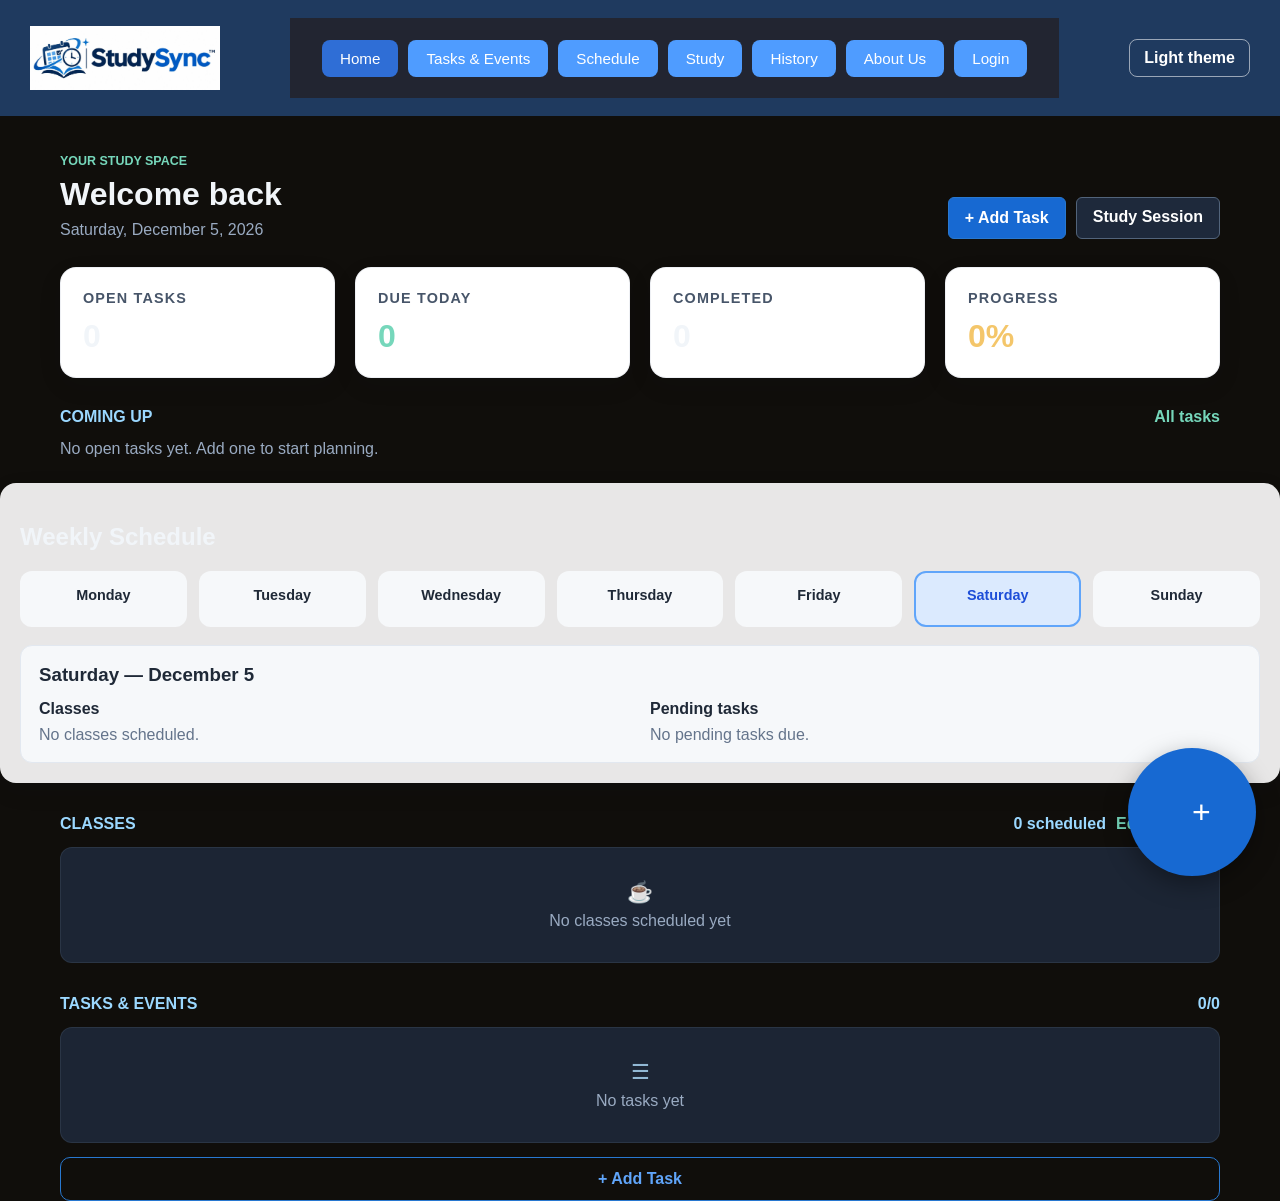
<file: index.html>
﻿<!DOCTYPE html>
<html lang="en">
<head>
    <meta charset="UTF-8">
    <meta name="viewport" content="width=device-width, initial-scale=1.0">
    <title>Home Dashboard</title>
    <link rel="stylesheet" href="home.css">
    <link rel="stylesheet" href="theme.css">
</head>
<body>
    <header class="topbar">
        <a class="brand" href="home.html" aria-label="StudySync home">
            <img src="studysync-logo.jpg" alt="StudySync">
        </a>
        <nav class="nav-buttons" aria-label="Main navigation">
            <a href="home.html" class="nav-btn active">Home</a>
            <a href="Tasks.html" class="nav-btn">Tasks &amp; Events</a>
            <a href="Schedule.html" class="nav-btn">Schedule</a>
            <a href="Study.html" class="nav-btn">Study</a>
            <a href="studysync.php" class="nav-btn">History</a>
            <a href="about.html" class="nav-btn">About Us</a>
            <a href="pr.html" class="nav-btn">Login</a>
        </nav>
        <button class="theme-toggle" id="theme-toggle" type="button" aria-label="Switch theme">Light theme</button>
    </header>

    <main>
        <section id="home" class="dashboard-home" aria-labelledby="dashboard-title">
            <div class="dashboard-heading">
                <div>
                    <p class="dashboard-eyebrow">YOUR STUDY SPACE</p>
                    <h1 id="dashboard-title">Welcome back</h1>
                    <p class="dashboard-date" id="dashboard-date"></p>
                </div>
                <div class="dashboard-actions">
                    <button class="dashboard-action" id="dashboard-add-task" type="button">+ Add Task</button>
                    <a class="dashboard-action secondary" href="Study.html">Study Session</a>
                </div>
            </div>

            <div class="overview" aria-label="Study overview">
                <article class="card dashboard-stat-card">
                    <h3>Open tasks</h3>
                    <p class="stat" id="open-task-stat">0</p>
                </article>
                <article class="card dashboard-stat-card">
                    <h3>Due today</h3>
                    <p class="stat" id="due-today-stat">0</p>
                </article>
                <article class="card dashboard-stat-card">
                    <h3>Completed</h3>
                    <p class="stat" id="completed-task-stat">0</p>
                </article>
                <article class="card dashboard-stat-card">
                    <h3>Progress</h3>
                    <p class="stat" id="task-progress-stat">0%</p>
                </article>
            </div>

            <section class="dashboard-upcoming" aria-labelledby="upcoming-title">
                <div class="section-heading">
                    <h2 id="upcoming-title">Coming up</h2>
                    <a class="dashboard-view-link" href="Tasks.html">All tasks</a>
                </div>
                <p class="dashboard-empty" id="upcoming-empty">No open tasks yet. Add one to start planning.</p>
                <ul class="upcoming-task-list" id="upcoming-task-list" aria-live="polite" hidden></ul>
            </section>
        </section>

        <section id="schedule" class="schedule" aria-labelledby="schedule-title">
            <h2 id="schedule-title">Weekly Schedule</h2>
            <div class="schedule-grid" aria-label="Select a day">
                <button class="day" type="button" data-day="Monday"><strong>Monday</strong></button>
                <button class="day" type="button" data-day="Tuesday"><strong>Tuesday</strong></button>
                <button class="day" type="button" data-day="Wednesday"><strong>Wednesday</strong></button>
                <button class="day" type="button" data-day="Thursday"><strong>Thursday</strong></button>
                <button class="day" type="button" data-day="Friday"><strong>Friday</strong></button>
                <button class="day" type="button" data-day="Saturday"><strong>Saturday</strong></button>
                <button class="day" type="button" data-day="Sunday"><strong>Sunday</strong></button>
            </div>
            <section class="selected-day" aria-labelledby="selected-day-title">
                <h3 id="selected-day-title"></h3>
                <div class="selected-day-columns">
                    <div>
                        <h4>Classes</h4>
                        <p class="selected-day-empty" id="selected-classes-empty">No classes scheduled.</p>
                        <ul class="selected-day-list" id="selected-classes" hidden></ul>
                    </div>
                    <div>
                        <h4>Pending tasks</h4>
                        <p class="selected-day-empty" id="selected-tasks-empty">No pending tasks due.</p>
                        <ul class="selected-day-list" id="selected-tasks" hidden></ul>
                    </div>
                </div>
            </section>
        </section>
        <section id="classes" class="content-section" aria-labelledby="classes-title">
            <div class="section-heading">
                <h2 id="classes-title">Classes</h2>
                <div class="dashboard-actions">
                    <span class="section-count" id="classes-count">0 scheduled</span>
                    <a class="dashboard-view-link" href="Schedule.html">Edit schedule</a>
                </div>
            </div>
            <div class="empty-state" id="classes-empty-state">
                <span class="empty-state-icon" aria-hidden="true">&#9749;</span>
                <p id="classes-empty-message">No classes scheduled yet</p>
            </div>
            <ul class="schedule-class-list" id="today-classes" aria-live="polite" hidden></ul>
        </section>

        <section id="tasks-events" class="content-section" aria-labelledby="tasks-title">
            <div class="section-heading">
            <h2 id="tasks-title">Tasks &amp; Events</h2>
                <span class="section-count" id="task-count">0/0</span>
            </div>
            <div class="empty-state" id="task-empty-state">
                <span class="empty-state-icon" aria-hidden="true">&#9776;</span>
                <p>No tasks yet</p>
            </div>
            <ul class="planner-task-list" id="task-list" aria-live="polite" hidden></ul>
            <form class="task-form" id="task-form" hidden>
                <label>
                    Task name
                    <input name="title" type="text" maxlength="120" placeholder="e.g. Review biology notes" required>
                </label>
                <div class="task-form-row">
                    <label>
                        Class (optional)
                        <input name="className" type="text" maxlength="80" placeholder="e.g. Biology">
                    </label>
                    <label>
                        Due date
                        <input name="dueDate" type="date">
                    </label>
                </div>
                <label>
                    Due time (optional)
                    <input name="dueTime" type="time">
                </label>
                <label>
                    Priority
                    <select name="priority">
                        <option value="Low">Low</option>
                        <option value="Medium" selected>Medium</option>
                        <option value="High">High</option>
                    </select>
                </label>
                <div class="task-form-actions">
                    <button class="task-save-button" type="submit">Save task</button>
                    <button class="task-cancel-button" id="cancel-task" type="button">Cancel</button>
                </div>
            </form>
            <button class="add-task-button" id="add-task" type="button">+ Add Task</button>
        </section>
    </main>
    <button class="floating-add-button" id="floating-add-task" type="button" aria-label="Add task">+</button>
    <script src="notifications.js"></script>
    <script src="theme.js"></script>
    <script>
        const taskForm = document.getElementById("task-form");
        const taskList = document.getElementById("task-list");
        const emptyState = document.getElementById("task-empty-state");
        const taskCount = document.getElementById("task-count");
        const upcomingTaskList = document.getElementById("upcoming-task-list");
        const upcomingEmpty = document.getElementById("upcoming-empty");
        const taskStorageKey = "studysync-tasks";
        const scheduleStorageKey = "studysync-schedule";
        const todayClasses = document.getElementById("today-classes");
        const classesEmptyState = document.getElementById("classes-empty-state");
        const classesEmptyMessage = document.getElementById("classes-empty-message");
        const weekdays = ["Monday", "Tuesday", "Wednesday", "Thursday", "Friday", "Saturday", "Sunday"];
        const selectedDayTitle = document.getElementById("selected-day-title");
        const selectedClasses = document.getElementById("selected-classes");
        const selectedClassesEmpty = document.getElementById("selected-classes-empty");
        const selectedTasks = document.getElementById("selected-tasks");
        const selectedTasksEmpty = document.getElementById("selected-tasks-empty");
        let tasks = [];
        let selectedDay = weekdays[(new Date().getDay() + 6) % 7];

        try {
            tasks = JSON.parse(localStorage.getItem(taskStorageKey) || "[]");
            if (!Array.isArray(tasks)) tasks = [];
        } catch {
            tasks = [];
        }

        function saveTasks() {
            try {
                localStorage.setItem(taskStorageKey, JSON.stringify(tasks));
            } catch {
                // The task list still works for this page view if storage is unavailable.
            }
        }

        function renderTasks() {
            taskList.replaceChildren();
            emptyState.hidden = tasks.length > 0;
            taskList.hidden = tasks.length === 0;

            tasks.forEach((task) => {
                const item = document.createElement("li");
                item.className = `planner-task-item${task.completed ? " is-complete" : ""}`;

                const checkbox = document.createElement("input");
                checkbox.type = "checkbox";
                checkbox.checked = task.completed;
                checkbox.setAttribute("aria-label", `Mark ${task.title} complete`);
                checkbox.addEventListener("change", () => {
                    task.completed = checkbox.checked;
                    saveTasks();
                    renderTasks();
                    if (checkbox.checked) window.StudySyncNotifications.play();
                });

                const details = document.createElement("div");
                details.className = "planner-task-details";
                const title = document.createElement("strong");
                title.textContent = task.title;
                details.append(title);

                const metadata = [
                    task.className,
                    task.dueDate ? `Due ${task.dueDate}` : "",
                    task.dueTime || "",
                    `${task.priority} priority`
                ]
                    .filter(Boolean)
                    .join(" · ");
                const meta = document.createElement("span");
                meta.textContent = metadata;
                details.append(meta);

                const removeButton = document.createElement("button");
                removeButton.type = "button";
                removeButton.className = "delete-task-button";
                removeButton.textContent = "Delete";
                removeButton.setAttribute("aria-label", `Delete ${task.title}`);
                removeButton.addEventListener("click", () => {
                    tasks = tasks.filter((itemTask) => itemTask.id !== task.id);
                    saveTasks();
                    renderTasks();
                });

                item.append(checkbox, details, removeButton);
                taskList.append(item);
            });

            const completedCount = tasks.filter((task) => task.completed).length;
            taskCount.textContent = `${completedCount}/${tasks.length}`;
            const openTasks = tasks.filter((task) => !task.completed);
            const today = new Date();
            const todayKey = `${today.getFullYear()}-${String(today.getMonth() + 1).padStart(2, "0")}-${String(today.getDate()).padStart(2, "0")}`;

            document.getElementById("open-task-stat").textContent = openTasks.length;
            document.getElementById("due-today-stat").textContent = openTasks.filter((task) => task.dueDate === todayKey).length;
            document.getElementById("completed-task-stat").textContent = completedCount;
            document.getElementById("task-progress-stat").textContent = tasks.length
                ? `${Math.round((completedCount / tasks.length) * 100)}%`
                : "0%";

            renderSelectedDay();
            upcomingTaskList.replaceChildren();
            const upcomingTasks = [...openTasks]
                .sort((first, second) => (first.dueDate || "9999-12-31").localeCompare(second.dueDate || "9999-12-31"))
                .slice(0, 3);
            upcomingEmpty.hidden = upcomingTasks.length > 0;
            upcomingTaskList.hidden = upcomingTasks.length === 0;

            upcomingTasks.forEach((task) => {
                const item = document.createElement("li");
                const title = document.createElement("strong");
                title.textContent = task.title;
                const dueDate = document.createElement("span");
                dueDate.textContent = task.dueDate
                    ? `Due ${new Intl.DateTimeFormat(undefined, { month: "short", day: "numeric" }).format(new Date(`${task.dueDate}T00:00:00`))}`
                    : "No due date";
                item.append(title, dueDate);
                upcomingTaskList.append(item);
            });
        }

        function openTaskForm() {
            taskForm.hidden = false;
            taskForm.elements.title.focus();
        }

        function renderTodayClasses() {
            let scheduleItems = [];

            try {
                const storedSchedule = JSON.parse(localStorage.getItem(scheduleStorageKey) || "[]");
                if (Array.isArray(storedSchedule)) {
                    scheduleItems = storedSchedule;
                }
            } catch {
                scheduleItems = [];
            }

            const classes = scheduleItems
                .filter((item) => item
                    && weekdays.includes(item.day)
                    && typeof item.title === "string"
                    && item.title.trim())
                .sort((first, second) => {
                    const dayOrder = weekdays.indexOf(first.day) - weekdays.indexOf(second.day);
                    if (dayOrder !== 0) return dayOrder;
                    const firstTime = typeof first.time === "string" ? first.time : "";
                    const secondTime = typeof second.time === "string" ? second.time : "";
                    return firstTime.localeCompare(secondTime);
                });

            todayClasses.replaceChildren();
            document.getElementById("classes-count").textContent = `${classes.length} scheduled`;
            classesEmptyState.hidden = classes.length > 0;
            todayClasses.hidden = classes.length === 0;
            classesEmptyMessage.textContent = "No classes scheduled yet";

            classes.forEach((classItem) => {
                const item = document.createElement("li");
                const title = document.createElement("strong");
                title.textContent = classItem.title;
                const time = document.createElement("span");
                const classTime = typeof classItem.time === "string" && classItem.time.trim()
                    ? classItem.time
                    : "No time set";
                time.textContent = `${classItem.day} · ${classTime}`;
                item.append(title, time);
                todayClasses.append(item);
            });
        }

        function renderSelectedDay() {
            const today = new Date();
            const monday = new Date(today);
            monday.setDate(today.getDate() - ((today.getDay() + 6) % 7));
            const selectedDate = new Date(monday);
            selectedDate.setDate(monday.getDate() + weekdays.indexOf(selectedDay));
            const dateKey = `${selectedDate.getFullYear()}-${String(selectedDate.getMonth() + 1).padStart(2, "0")}-${String(selectedDate.getDate()).padStart(2, "0")}`;

            selectedDayTitle.textContent = `${selectedDay} — ${new Intl.DateTimeFormat(undefined, {
                month: "long",
                day: "numeric"
            }).format(selectedDate)}`;

            document.querySelectorAll(".schedule-grid .day").forEach((button) => {
                const isSelected = button.dataset.day === selectedDay;
                button.classList.toggle("is-selected", isSelected);
                button.setAttribute("aria-pressed", String(isSelected));
            });

            let scheduleItems = [];
            try {
                const storedSchedule = JSON.parse(localStorage.getItem(scheduleStorageKey) || "[]");
                if (Array.isArray(storedSchedule)) scheduleItems = storedSchedule;
            } catch {
                scheduleItems = [];
            }

            const classes = scheduleItems
                .filter((item) => item && item.day === selectedDay && typeof item.title === "string" && item.title.trim())
                .sort((first, second) => (first.time || "").localeCompare(second.time || ""));
            selectedClasses.replaceChildren();
            selectedClassesEmpty.hidden = classes.length > 0;
            selectedClasses.hidden = classes.length === 0;
            classes.forEach((classItem) => {
                const item = document.createElement("li");
                const title = document.createElement("strong");
                title.textContent = classItem.title;
                const time = document.createElement("span");
                time.textContent = classItem.time || "No time set";
                item.append(title, time);
                selectedClasses.append(item);
            });

            const pendingTasks = tasks.filter((task) => !task.completed && task.dueDate === dateKey);
            selectedTasks.replaceChildren();
            selectedTasksEmpty.hidden = pendingTasks.length > 0;
            selectedTasks.hidden = pendingTasks.length === 0;
            pendingTasks.forEach((task) => {
                const item = document.createElement("li");
                const title = document.createElement("strong");
                title.textContent = task.title;
                const details = document.createElement("span");
                details.textContent = task.className || `${task.priority} priority`;
                item.append(title, details);
                selectedTasks.append(item);
            });
        }

        document.querySelectorAll(".schedule-grid .day").forEach((button) => {
            button.addEventListener("click", () => {
                selectedDay = button.dataset.day;
                renderSelectedDay();
            });
        });

        document.getElementById("dashboard-date").textContent = new Intl.DateTimeFormat(undefined, {
            weekday: "long",
            month: "long",
            day: "numeric",
            year: "numeric"
        }).format(new Date());
        window.addEventListener("storage", (event) => {
            if (event.key === scheduleStorageKey || event.key === null) {
                renderTodayClasses();
                renderSelectedDay();
            }
            if (event.key === taskStorageKey || event.key === null) {
                try {
                    const storedTasks = JSON.parse(localStorage.getItem(taskStorageKey) || "[]");
                    tasks = Array.isArray(storedTasks) ? storedTasks : [];
                } catch {
                    tasks = [];
                }
                renderTasks();
            }
        });
        window.addEventListener("pageshow", renderTodayClasses);
        document.getElementById("dashboard-add-task").addEventListener("click", openTaskForm);
        document.getElementById("add-task").addEventListener("click", openTaskForm);
        document.getElementById("floating-add-task").addEventListener("click", openTaskForm);
        document.getElementById("cancel-task").addEventListener("click", () => {
            taskForm.reset();
            taskForm.hidden = true;
        });

        taskForm.addEventListener("submit", (event) => {
            event.preventDefault();
            const formData = new FormData(taskForm);
            tasks.push({
                id: `${Date.now()}-${Math.random()}`,
                title: formData.get("title").trim(),
                className: formData.get("className").trim(),
                dueDate: formData.get("dueDate"),
                dueTime: formData.get("dueTime"),
                priority: formData.get("priority"),
                completed: false
            });
            saveTasks();
            renderTasks();
            window.StudySyncNotifications.play();
            taskForm.reset();
            taskForm.hidden = true;
        });

        renderTasks();
        renderTodayClasses();
    </script>
</body>
</html>
</file>
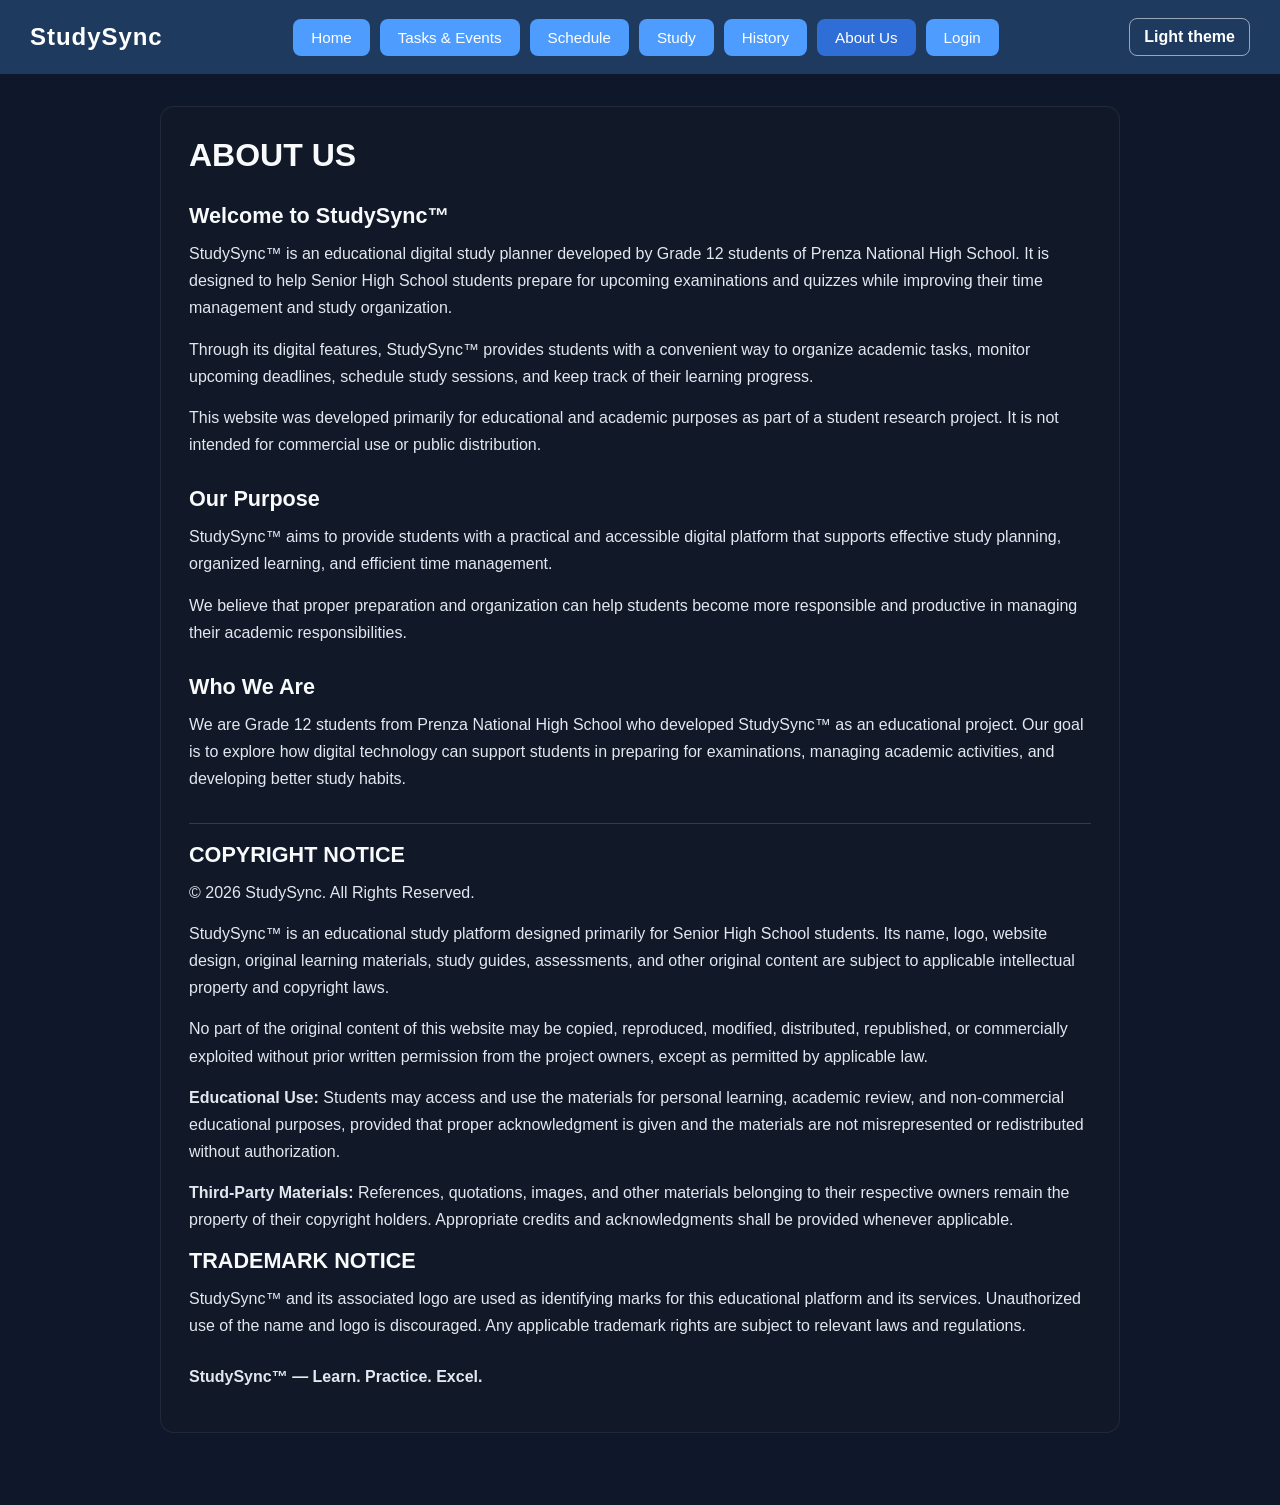
<file: about.html>
<!DOCTYPE html>
<html lang="en">
<head>
    <meta charset="UTF-8">
    <meta name="viewport" content="width=device-width, initial-scale=1.0">
    <title>About Us | StudySync</title>
    <link rel="stylesheet" href="theme.css">
    <style>
        * { box-sizing: border-box; }
        body {
            margin: 0;
            font-family: Arial, Helvetica, sans-serif;
            background: #0f172a;
            color: #e2e8f0;
        }
        a { text-decoration: none; }
        .topbar {
            background: #1f3a5f;
            color: white;
            padding: 18px 30px;
            display: flex;
            justify-content: space-between;
            align-items: center;
            gap: 20px;
        }
        .brand { font-size: 1.5rem; font-weight: bold; letter-spacing: 0.04em; }
        .nav-buttons { display: flex; gap: 10px; flex-wrap: wrap; }
        .nav-btn {
            background: #4f9cff;
            color: white;
            padding: 10px 18px;
            border-radius: 8px;
            font-size: 0.95rem;
            display: inline-block;
        }
        .nav-btn.active { background: #2f6ed6; }
        .container { max-width: 1000px; margin: 32px auto; padding: 0 20px 40px; }
        .about-panel {
            background: #111827;
            border: 1px solid rgba(148, 163, 184, 0.12);
            border-radius: 14px;
            padding: 28px;
            line-height: 1.7;
        }
        h1, h2 { color: #f8fafc; line-height: 1.25; }
        h1 { margin: 0 0 8px; font-size: 2rem; }
        h2 { margin: 28px 0 10px; font-size: 1.35rem; }
        p { margin: 0 0 14px; }
        .copyright {
            margin-top: 30px;
            padding-top: 18px;
            border-top: 1px solid rgba(148, 163, 184, 0.25);
        }
        .copyright h2 { margin-top: 0; }
        .tagline { margin-top: 24px; font-weight: 700; }
        @media (max-width: 760px) {
            .topbar { align-items: flex-start; flex-direction: column; }
            .about-panel { padding: 20px; }
        }
        body[data-theme="light"] .about-panel { border-color: #dbe3ee; background: #fff; }
        body[data-theme="light"] h1,
        body[data-theme="light"] h2 { color: #1e293b; }
    </style>
</head>
<body>
    <header class="topbar">
        <div class="brand">StudySync</div>
        <nav class="nav-buttons" aria-label="Main navigation">
            <a href="home.html" class="nav-btn">Home</a>
            <a href="Tasks.html" class="nav-btn">Tasks &amp; Events</a>
            <a href="Schedule.html" class="nav-btn">Schedule</a>
            <a href="Study.html" class="nav-btn">Study</a>
            <a href="studysync.php" class="nav-btn">History</a>
            <a href="about.html" class="nav-btn active" aria-current="page">About Us</a>
            <a href="pr.html" class="nav-btn">Login</a>
        </nav>
        <button class="theme-toggle" id="theme-toggle" type="button" aria-label="Switch theme">Light theme</button>
    </header>

    <main class="container">
        <article class="about-panel">
            <h1>ABOUT US</h1>
            <h2>Welcome to StudySync&trade;</h2>
            <p>StudySync&trade; is an educational digital study planner developed by Grade 12 students of Prenza National High School. It is designed to help Senior High School students prepare for upcoming examinations and quizzes while improving their time management and study organization.</p>
            <p>Through its digital features, StudySync&trade; provides students with a convenient way to organize academic tasks, monitor upcoming deadlines, schedule study sessions, and keep track of their learning progress.</p>
            <p>This website was developed primarily for educational and academic purposes as part of a student research project. It is not intended for commercial use or public distribution.</p>

            <h2>Our Purpose</h2>
            <p>StudySync&trade; aims to provide students with a practical and accessible digital platform that supports effective study planning, organized learning, and efficient time management.</p>
            <p>We believe that proper preparation and organization can help students become more responsible and productive in managing their academic responsibilities.</p>

            <h2>Who We Are</h2>
            <p>We are Grade 12 students from Prenza National High School who developed StudySync&trade; as an educational project. Our goal is to explore how digital technology can support students in preparing for examinations, managing academic activities, and developing better study habits.</p>

            <section class="copyright" aria-labelledby="copyright-heading">
                <h2 id="copyright-heading">COPYRIGHT NOTICE</h2>
                <p>&copy; 2026 StudySync. All Rights Reserved.</p>
                <p>StudySync&trade; is an educational study platform designed primarily for Senior High School students. Its name, logo, website design, original learning materials, study guides, assessments, and other original content are subject to applicable intellectual property and copyright laws.</p>
                <p>No part of the original content of this website may be copied, reproduced, modified, distributed, republished, or commercially exploited without prior written permission from the project owners, except as permitted by applicable law.</p>
                <p><strong>Educational Use:</strong> Students may access and use the materials for personal learning, academic review, and non-commercial educational purposes, provided that proper acknowledgment is given and the materials are not misrepresented or redistributed without authorization.</p>
                <p><strong>Third-Party Materials:</strong> References, quotations, images, and other materials belonging to their respective owners remain the property of their copyright holders. Appropriate credits and acknowledgments shall be provided whenever applicable.</p>

                <h2>TRADEMARK NOTICE</h2>
                <p>StudySync&trade; and its associated logo are used as identifying marks for this educational platform and its services. Unauthorized use of the name and logo is discouraged. Any applicable trademark rights are subject to relevant laws and regulations.</p>
            </section>

            <p class="tagline">StudySync&trade; &mdash; Learn. Practice. Excel.</p>
        </article>
    </main>
    <script src="theme.js"></script>
</body>
</html>
</file>
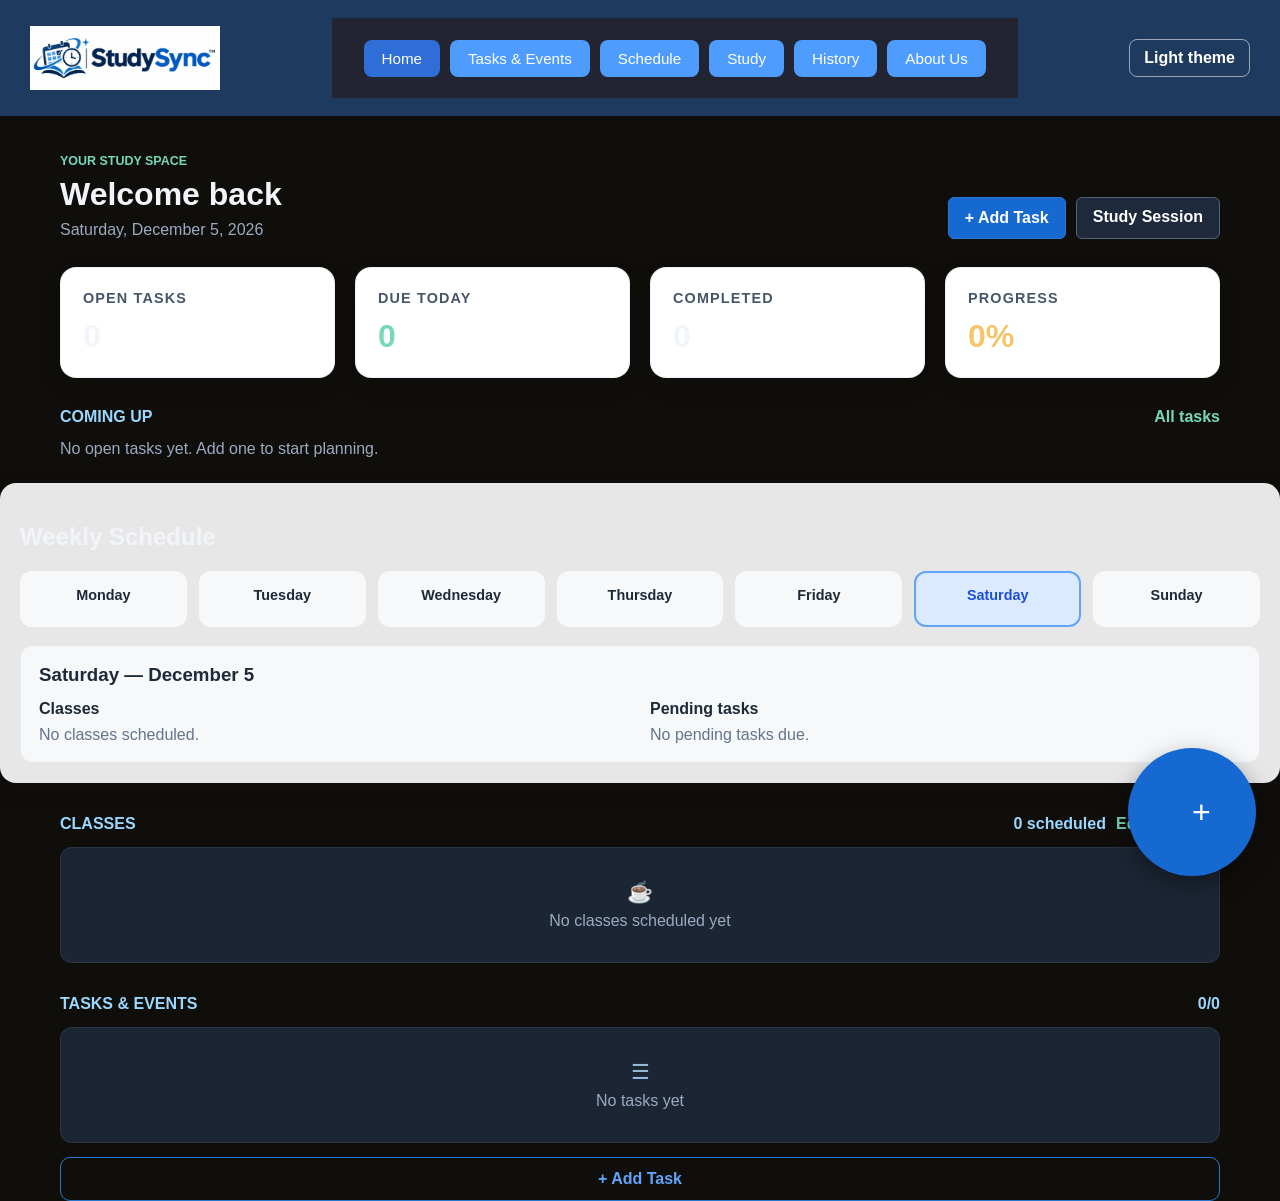
<file: home.html>
﻿<!DOCTYPE html>
<html lang="en">
<head>
    <meta charset="UTF-8">
    <meta name="viewport" content="width=device-width, initial-scale=1.0">
    <title>Home Dashboard</title>
    <link rel="stylesheet" href="home.css">
    <link rel="stylesheet" href="theme.css">
</head>
<body>
    
    <header class="topbar">
        <a class="brand" href="home.html" aria-label="StudySync home">
            <img src="studysync-logo.jpg" alt="StudySync">
        </a>
        <nav class="nav-buttons" aria-label="Main navigation">
            <a href="home.html" class="nav-btn active">Home</a>
            <a href="Tasks.html" class="nav-btn">Tasks &amp; Events</a>
            <a href="Schedule.html" class="nav-btn">Schedule</a>
            <a href="Study.html" class="nav-btn">Study</a>
            <a href="studysync.php" class="nav-btn">History</a>
            <a href="about.html" class="nav-btn">About Us</a>
        </nav>
        <button class="theme-toggle" id="theme-toggle" type="button" aria-label="Switch theme">Light theme</button>
    </header>

    <main>
        <section id="home" class="dashboard-home" aria-labelledby="dashboard-title">
            <div class="dashboard-heading">
                <div>
                    <p class="dashboard-eyebrow">YOUR STUDY SPACE</p>
                    <h1 id="dashboard-title">Welcome back</h1>
                    <p class="dashboard-date" id="dashboard-date"></p>
                </div>
                <div class="dashboard-actions">
                    <button class="dashboard-action" id="dashboard-add-task" type="button">+ Add Task</button>
                    <a class="dashboard-action secondary" href="Study.html">Study Session</a>
                </div>
            </div>

            <div class="overview" aria-label="Study overview">
                <article class="card dashboard-stat-card">
                    <h3>Open tasks</h3>
                    <p class="stat" id="open-task-stat">0</p>
                </article>
                <article class="card dashboard-stat-card">
                    <h3>Due today</h3>
                    <p class="stat" id="due-today-stat">0</p>
                </article>
                <article class="card dashboard-stat-card">
                    <h3>Completed</h3>
                    <p class="stat" id="completed-task-stat">0</p>
                </article>
                <article class="card dashboard-stat-card">
                    <h3>Progress</h3>
                    <p class="stat" id="task-progress-stat">0%</p>
                </article>
            </div>

            <section class="dashboard-upcoming" aria-labelledby="upcoming-title">
                <div class="section-heading">
                    <h2 id="upcoming-title">Coming up</h2>
                    <a class="dashboard-view-link" href="Tasks.html">All tasks</a>
                </div>
                <p class="dashboard-empty" id="upcoming-empty">No open tasks yet. Add one to start planning.</p>
                <ul class="upcoming-task-list" id="upcoming-task-list" aria-live="polite" hidden></ul>
            </section>
        </section>

        <section id="schedule" class="schedule" aria-labelledby="schedule-title">
            <h2 id="schedule-title">Weekly Schedule</h2>
            <div class="schedule-grid" aria-label="Select a day">
                <button class="day" type="button" data-day="Monday"><strong>Monday</strong></button>
                <button class="day" type="button" data-day="Tuesday"><strong>Tuesday</strong></button>
                <button class="day" type="button" data-day="Wednesday"><strong>Wednesday</strong></button>
                <button class="day" type="button" data-day="Thursday"><strong>Thursday</strong></button>
                <button class="day" type="button" data-day="Friday"><strong>Friday</strong></button>
                <button class="day" type="button" data-day="Saturday"><strong>Saturday</strong></button>
                <button class="day" type="button" data-day="Sunday"><strong>Sunday</strong></button>
            </div>
            <section class="selected-day" aria-labelledby="selected-day-title">
                <h3 id="selected-day-title"></h3>
                <div class="selected-day-columns">
                    <div>
                        <h4>Classes</h4>
                        <p class="selected-day-empty" id="selected-classes-empty">No classes scheduled.</p>
                        <ul class="selected-day-list" id="selected-classes" hidden></ul>
                    </div>
                    <div>
                        <h4>Pending tasks</h4>
                        <p class="selected-day-empty" id="selected-tasks-empty">No pending tasks due.</p>
                        <ul class="selected-day-list" id="selected-tasks" hidden></ul>
                    </div>
                </div>
            </section>
        </section>
        <section id="classes" class="content-section" aria-labelledby="classes-title">
            <div class="section-heading">
                <h2 id="classes-title">Classes</h2>
                <div class="dashboard-actions">
                    <span class="section-count" id="classes-count">0 scheduled</span>
                    <a class="dashboard-view-link" href="Schedule.html">Edit schedule</a>
                </div>
            </div>
            <div class="empty-state" id="classes-empty-state">
                <span class="empty-state-icon" aria-hidden="true">&#9749;</span>
                <p id="classes-empty-message">No classes scheduled yet</p>
            </div>
            <ul class="schedule-class-list" id="today-classes" aria-live="polite" hidden></ul>
        </section>

        <section id="tasks-events" class="content-section" aria-labelledby="tasks-title">
            <div class="section-heading">
            <h2 id="tasks-title">Tasks &amp; Events</h2>
                <span class="section-count" id="task-count">0/0</span>
            </div>
            <div class="empty-state" id="task-empty-state">
                <span class="empty-state-icon" aria-hidden="true">&#9776;</span>
                <p>No tasks yet</p>
            </div>
            <ul class="planner-task-list" id="task-list" aria-live="polite" hidden></ul>
            <form class="task-form" id="task-form" hidden>
                <label>
                    Task name
                    <input name="title" type="text" maxlength="120" placeholder="e.g. Review biology notes" required>
                </label>
                <div class="task-form-row">
                    <label>
                        Class (optional)
                        <input name="className" type="text" maxlength="80" placeholder="e.g. Biology">
                    </label>
                    <label>
                        Due date
                        <input name="dueDate" type="date">
                    </label>
                </div>
                <label>
                    Due time (optional)
                    <input name="dueTime" type="time">
                </label>
                <label>
                    Priority
                    <select name="priority">
                        <option value="Low">Low</option>
                        <option value="Medium" selected>Medium</option>
                        <option value="High">High</option>
                    </select>
                </label>
                <div class="task-form-actions">
                    <button class="task-save-button" type="submit">Save task</button>
                    <button class="task-cancel-button" id="cancel-task" type="button">Cancel</button>
                </div>
            </form>
            <button class="add-task-button" id="add-task" type="button">+ Add Task</button>
        </section>
    </main>
    <button class="floating-add-button" id="floating-add-task" type="button" aria-label="Add task">+</button>
    <script src="notifications.js"></script>
    <script src="theme.js"></script>
    <script>
        const taskForm = document.getElementById("task-form");
        const taskList = document.getElementById("task-list");
        const emptyState = document.getElementById("task-empty-state");
        const taskCount = document.getElementById("task-count");
        const upcomingTaskList = document.getElementById("upcoming-task-list");
        const upcomingEmpty = document.getElementById("upcoming-empty");
        const taskStorageKey = "studysync-tasks";
        const scheduleStorageKey = "studysync-schedule";
        const todayClasses = document.getElementById("today-classes");
        const classesEmptyState = document.getElementById("classes-empty-state");
        const classesEmptyMessage = document.getElementById("classes-empty-message");
        const weekdays = ["Monday", "Tuesday", "Wednesday", "Thursday", "Friday", "Saturday", "Sunday"];
        const selectedDayTitle = document.getElementById("selected-day-title");
        const selectedClasses = document.getElementById("selected-classes");
        const selectedClassesEmpty = document.getElementById("selected-classes-empty");
        const selectedTasks = document.getElementById("selected-tasks");
        const selectedTasksEmpty = document.getElementById("selected-tasks-empty");
        let tasks = [];
        let selectedDay = weekdays[(new Date().getDay() + 6) % 7];

        try {
            tasks = JSON.parse(localStorage.getItem(taskStorageKey) || "[]");
            if (!Array.isArray(tasks)) tasks = [];
        } catch {
            tasks = [];
        }

        function saveTasks() {
            try {
                localStorage.setItem(taskStorageKey, JSON.stringify(tasks));
            } catch {
                // The task list still works for this page view if storage is unavailable.
            }
        }

        function renderTasks() {
            taskList.replaceChildren();
            emptyState.hidden = tasks.length > 0;
            taskList.hidden = tasks.length === 0;

            tasks.forEach((task) => {
                const item = document.createElement("li");
                item.className = `planner-task-item${task.completed ? " is-complete" : ""}`;

                const checkbox = document.createElement("input");
                checkbox.type = "checkbox";
                checkbox.checked = task.completed;
                checkbox.setAttribute("aria-label", `Mark ${task.title} complete`);
                checkbox.addEventListener("change", () => {
                    task.completed = checkbox.checked;
                    saveTasks();
                    renderTasks();
                    if (checkbox.checked) window.StudySyncNotifications.play();
                });

                const details = document.createElement("div");
                details.className = "planner-task-details";
                const title = document.createElement("strong");
                title.textContent = task.title;
                details.append(title);

                const metadata = [
                    task.className,
                    task.dueDate ? `Due ${task.dueDate}` : "",
                    task.dueTime || "",
                    `${task.priority} priority`
                ]
                    .filter(Boolean)
                    .join(" · ");
                const meta = document.createElement("span");
                meta.textContent = metadata;
                details.append(meta);

                const removeButton = document.createElement("button");
                removeButton.type = "button";
                removeButton.className = "delete-task-button";
                removeButton.textContent = "Delete";
                removeButton.setAttribute("aria-label", `Delete ${task.title}`);
                removeButton.addEventListener("click", () => {
                    tasks = tasks.filter((itemTask) => itemTask.id !== task.id);
                    saveTasks();
                    renderTasks();
                });

                item.append(checkbox, details, removeButton);
                taskList.append(item);
            });

            const completedCount = tasks.filter((task) => task.completed).length;
            taskCount.textContent = `${completedCount}/${tasks.length}`;
            const openTasks = tasks.filter((task) => !task.completed);
            const today = new Date();
            const todayKey = `${today.getFullYear()}-${String(today.getMonth() + 1).padStart(2, "0")}-${String(today.getDate()).padStart(2, "0")}`;

            document.getElementById("open-task-stat").textContent = openTasks.length;
            document.getElementById("due-today-stat").textContent = openTasks.filter((task) => task.dueDate === todayKey).length;
            document.getElementById("completed-task-stat").textContent = completedCount;
            document.getElementById("task-progress-stat").textContent = tasks.length
                ? `${Math.round((completedCount / tasks.length) * 100)}%`
                : "0%";

            renderSelectedDay();
            upcomingTaskList.replaceChildren();
            const upcomingTasks = [...openTasks]
                .sort((first, second) => (first.dueDate || "9999-12-31").localeCompare(second.dueDate || "9999-12-31"))
                .slice(0, 3);
            upcomingEmpty.hidden = upcomingTasks.length > 0;
            upcomingTaskList.hidden = upcomingTasks.length === 0;

            upcomingTasks.forEach((task) => {
                const item = document.createElement("li");
                const title = document.createElement("strong");
                title.textContent = task.title;
                const dueDate = document.createElement("span");
                dueDate.textContent = task.dueDate
                    ? `Due ${new Intl.DateTimeFormat(undefined, { month: "short", day: "numeric" }).format(new Date(`${task.dueDate}T00:00:00`))}`
                    : "No due date";
                item.append(title, dueDate);
                upcomingTaskList.append(item);
            });
        }

        function openTaskForm() {
            taskForm.hidden = false;
            taskForm.elements.title.focus();
        }

        function renderTodayClasses() {
            let scheduleItems = [];

            try {
                const storedSchedule = JSON.parse(localStorage.getItem(scheduleStorageKey) || "[]");
                if (Array.isArray(storedSchedule)) {
                    scheduleItems = storedSchedule;
                }
            } catch {
                scheduleItems = [];
            }

            const classes = scheduleItems
                .filter((item) => item
                    && weekdays.includes(item.day)
                    && typeof item.title === "string"
                    && item.title.trim())
                .sort((first, second) => {
                    const dayOrder = weekdays.indexOf(first.day) - weekdays.indexOf(second.day);
                    if (dayOrder !== 0) return dayOrder;
                    const firstTime = typeof first.time === "string" ? first.time : "";
                    const secondTime = typeof second.time === "string" ? second.time : "";
                    return firstTime.localeCompare(secondTime);
                });

            todayClasses.replaceChildren();
            document.getElementById("classes-count").textContent = `${classes.length} scheduled`;
            classesEmptyState.hidden = classes.length > 0;
            todayClasses.hidden = classes.length === 0;
            classesEmptyMessage.textContent = "No classes scheduled yet";

            classes.forEach((classItem) => {
                const item = document.createElement("li");
                const title = document.createElement("strong");
                title.textContent = classItem.title;
                const time = document.createElement("span");
                const classTime = typeof classItem.time === "string" && classItem.time.trim()
                    ? classItem.time
                    : "No time set";
                time.textContent = `${classItem.day} · ${classTime}`;
                item.append(title, time);
                todayClasses.append(item);
            });
        }

        function renderSelectedDay() {
            const today = new Date();
            const monday = new Date(today);
            monday.setDate(today.getDate() - ((today.getDay() + 6) % 7));
            const selectedDate = new Date(monday);
            selectedDate.setDate(monday.getDate() + weekdays.indexOf(selectedDay));
            const dateKey = `${selectedDate.getFullYear()}-${String(selectedDate.getMonth() + 1).padStart(2, "0")}-${String(selectedDate.getDate()).padStart(2, "0")}`;

            selectedDayTitle.textContent = `${selectedDay} — ${new Intl.DateTimeFormat(undefined, {
                month: "long",
                day: "numeric"
            }).format(selectedDate)}`;

            document.querySelectorAll(".schedule-grid .day").forEach((button) => {
                const isSelected = button.dataset.day === selectedDay;
                button.classList.toggle("is-selected", isSelected);
                button.setAttribute("aria-pressed", String(isSelected));
            });

            let scheduleItems = [];
            try {
                const storedSchedule = JSON.parse(localStorage.getItem(scheduleStorageKey) || "[]");
                if (Array.isArray(storedSchedule)) scheduleItems = storedSchedule;
            } catch {
                scheduleItems = [];
            }

            const classes = scheduleItems
                .filter((item) => item && item.day === selectedDay && typeof item.title === "string" && item.title.trim())
                .sort((first, second) => (first.time || "").localeCompare(second.time || ""));
            selectedClasses.replaceChildren();
            selectedClassesEmpty.hidden = classes.length > 0;
            selectedClasses.hidden = classes.length === 0;
            classes.forEach((classItem) => {
                const item = document.createElement("li");
                const title = document.createElement("strong");
                title.textContent = classItem.title;
                const time = document.createElement("span");
                time.textContent = classItem.time || "No time set";
                item.append(title, time);
                selectedClasses.append(item);
            });

            const pendingTasks = tasks.filter((task) => !task.completed && task.dueDate === dateKey);
            selectedTasks.replaceChildren();
            selectedTasksEmpty.hidden = pendingTasks.length > 0;
            selectedTasks.hidden = pendingTasks.length === 0;
            pendingTasks.forEach((task) => {
                const item = document.createElement("li");
                const title = document.createElement("strong");
                title.textContent = task.title;
                const details = document.createElement("span");
                details.textContent = task.className || `${task.priority} priority`;
                item.append(title, details);
                selectedTasks.append(item);
            });
        }

        document.querySelectorAll(".schedule-grid .day").forEach((button) => {
            button.addEventListener("click", () => {
                selectedDay = button.dataset.day;
                renderSelectedDay();
            });
        });

        document.getElementById("dashboard-date").textContent = new Intl.DateTimeFormat(undefined, {
            weekday: "long",
            month: "long",
            day: "numeric",
            year: "numeric"
        }).format(new Date());
        window.addEventListener("storage", (event) => {
            if (event.key === scheduleStorageKey || event.key === null) {
                renderTodayClasses();
                renderSelectedDay();
            }
            if (event.key === taskStorageKey || event.key === null) {
                try {
                    const storedTasks = JSON.parse(localStorage.getItem(taskStorageKey) || "[]");
                    tasks = Array.isArray(storedTasks) ? storedTasks : [];
                } catch {
                    tasks = [];
                }
                renderTasks();
            }
        });
        window.addEventListener("pageshow", renderTodayClasses);
        document.getElementById("dashboard-add-task").addEventListener("click", openTaskForm);
        document.getElementById("add-task").addEventListener("click", openTaskForm);
        document.getElementById("floating-add-task").addEventListener("click", openTaskForm);
        document.getElementById("cancel-task").addEventListener("click", () => {
            taskForm.reset();
            taskForm.hidden = true;
        });

        taskForm.addEventListener("submit", (event) => {
            event.preventDefault();
            const formData = new FormData(taskForm);
            tasks.push({
                id: `${Date.now()}-${Math.random()}`,
                title: formData.get("title").trim(),
                className: formData.get("className").trim(),
                dueDate: formData.get("dueDate"),
                dueTime: formData.get("dueTime"),
                priority: formData.get("priority"),
                completed: false
            });
            saveTasks();
            renderTasks();
            window.StudySyncNotifications.play();
            taskForm.reset();
            taskForm.hidden = true;
        });

        renderTasks();
        renderTodayClasses();
    </script>
</body>
</html>
</file>
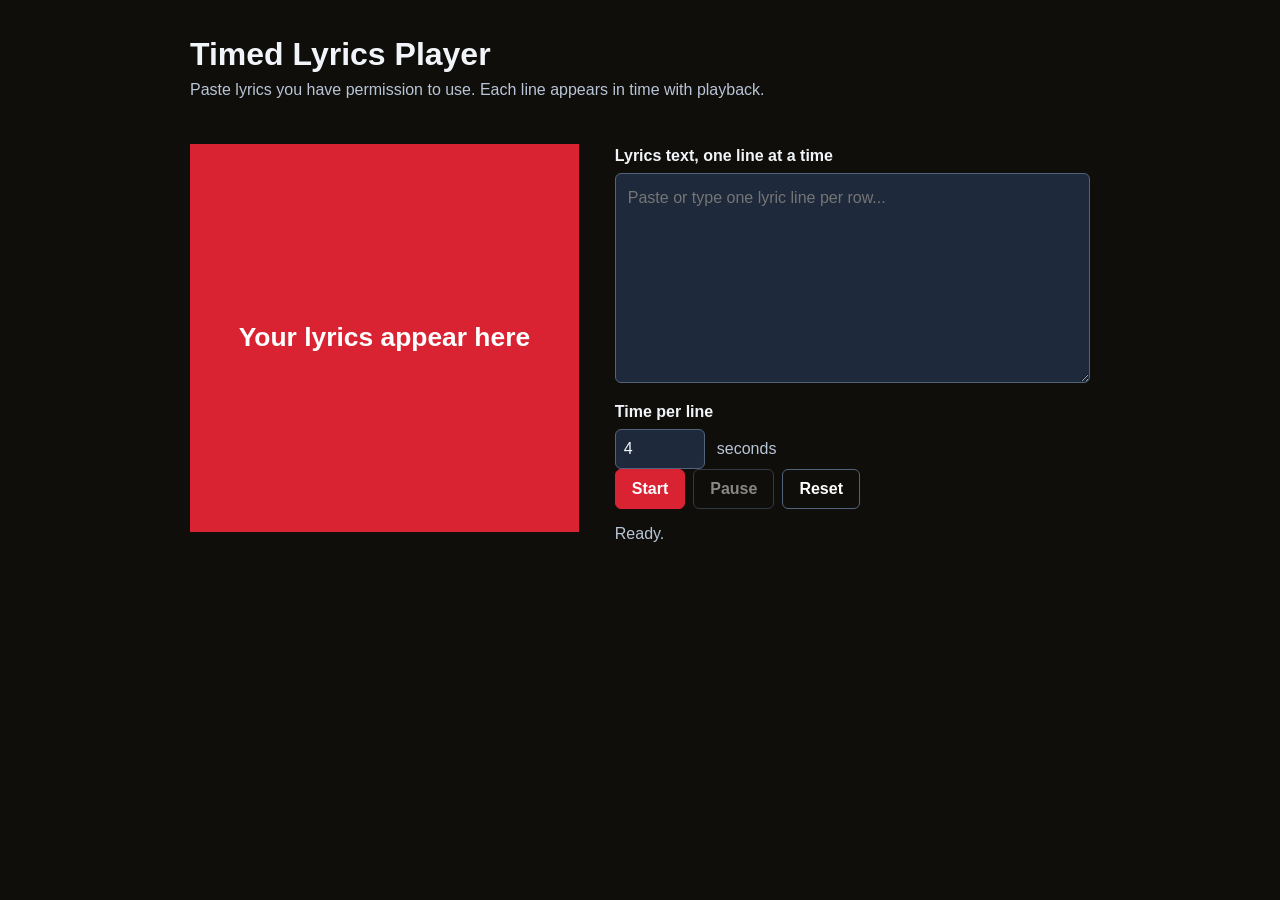
<file: lyrics.html>
<!DOCTYPE html>
<html lang="en">
<head>
    <meta charset="UTF-8">
    <meta name="viewport" content="width=device-width, initial-scale=1.0">
    <title>Timed Lyrics Player</title>
    <style>
        * { box-sizing: border-box; }
        body {
            min-height: 100vh;
            margin: 0;
            padding: 36px 20px;
            background: #100e0b;
            color: #f1f5f9;
            font-family: Arial, Helvetica, sans-serif;
        }
        main { max-width: 900px; margin: 0 auto; }
        h1 { margin: 0; }
        .intro { margin: 8px 0 28px; color: #b8c5d6; }
        .player-layout {
            display: grid;
            grid-template-columns: minmax(250px, 0.9fr) minmax(300px, 1.1fr);
            align-items: center;
            gap: 36px;
        }
        .lyrics-screen {
            display: grid;
            place-items: center;
            width: 100%;
            aspect-ratio: 1;
            padding: 28px;
            background: #d92332;
            color: #fff;
            text-align: center;
        }
        #current-line {
            margin: 0;
            font-size: 1.65rem;
            font-weight: 700;
            line-height: 1.25;
            overflow-wrap: anywhere;
        }
        .controls { min-width: 0; }
        label { display: block; margin: 20px 0 8px; font-weight: 700; }
        textarea {
            display: block;
            width: 100%;
            min-height: 210px;
            padding: 12px;
            border: 1px solid #52647b;
            border-radius: 6px;
            background: #1e293b;
            color: #f1f5f9;
            font: inherit;
            line-height: 1.5;
            resize: vertical;
        }
        .tempo-control {
            display: flex;
            align-items: center;
            gap: 12px;
        }
        .tempo-control input {
            width: 90px;
            min-height: 40px;
            padding: 8px;
            border: 1px solid #52647b;
            border-radius: 6px;
            background: #1e293b;
            color: #f1f5f9;
            font: inherit;
        }
        .tempo-control span { color: #b8c5d6; }
        .button-row { display: flex; flex-wrap: wrap; gap: 8px; }
        button {
            padding: 10px 16px;
            border: 1px solid #52647b;
            border-radius: 6px;
            background: transparent;
            color: white;
            font: inherit;
            font-weight: 700;
            cursor: pointer;
        }
        button:hover:not(:disabled) { background: #34445b; }
        button.primary { border-color: #d92332; background: #d92332; }
        button.primary:hover:not(:disabled) { background: #f13d4b; }
        button:disabled { cursor: not-allowed; opacity: 0.5; }
        #message { min-height: 1.5em; margin-bottom: 0; color: #b8c5d6; }
        @media (max-width: 680px) {
            body { padding: 24px 16px; }
            .player-layout { grid-template-columns: 1fr; gap: 24px; }
            .lyrics-screen { max-width: 420px; margin: 0 auto; }
            #current-line { font-size: 1.4rem; }
        }
    </style>
</head>
<body>
    <main>
        <h1>Timed Lyrics Player</h1>
        <p class="intro">Paste lyrics you have permission to use. Each line appears in time with playback.</p>
        <div class="player-layout">
            <section class="lyrics-screen" aria-label="Current lyric">
                <p id="current-line" aria-live="polite">Your lyrics appear here</p>
            </section>
            <section class="controls" aria-label="Lyrics player controls">
                <label for="lyrics-input">Lyrics text, one line at a time</label>
                <textarea id="lyrics-input" placeholder="Paste or type one lyric line per row..."></textarea>
                <label for="line-duration">Time per line</label>
                <div class="tempo-control">
                    <input id="line-duration" type="number" min="1" max="30" value="4">
                    <span>seconds</span>
                </div>
                <div class="button-row">
                    <button class="primary" id="play-button" type="button">Start</button>
                    <button id="pause-button" type="button" disabled>Pause</button>
                    <button id="reset-button" type="button">Reset</button>
                </div>
                <p id="message" role="status" aria-live="polite">Ready.</p>
            </section>
        </div>
    </main>
    <script>
        const lyricsInput = document.getElementById("lyrics-input");
        const currentLine = document.getElementById("current-line");
        const lineDuration = document.getElementById("line-duration");
        const message = document.getElementById("message");
        const playButton = document.getElementById("play-button");
        const pauseButton = document.getElementById("pause-button");
        let lyrics = [];
        let currentIndex = -1;
        let playbackInterval = null;

        function stopPlayback() {
            if (playbackInterval !== null) {
                clearInterval(playbackInterval);
                playbackInterval = null;
            }
            pauseButton.disabled = true;
        }

        function showLine(index) {
            currentLine.textContent = lyrics[index];
            message.textContent = `Line ${index + 1} of ${lyrics.length}`;
        }

        playButton.addEventListener("click", () => {
            if (playbackInterval !== null) return;

            if (lyrics.length === 0) {
                lyrics = lyricsInput.value.split(/\r?\n/).map((line) => line.trim()).filter(Boolean);
            }

            if (lyrics.length === 0) {
                message.textContent = "Paste at least one line first.";
                lyricsInput.focus();
                return;
            }

            if (currentIndex < 0 || currentIndex >= lyrics.length) {
                currentIndex = 0;
                showLine(currentIndex);
            }

            const seconds = Math.min(30, Math.max(1, Number(lineDuration.value) || 4));
            pauseButton.disabled = false;
            message.textContent = `Line ${currentIndex + 1} of ${lyrics.length}`;
            playbackInterval = setInterval(() => {
                currentIndex += 1;
                if (currentIndex >= lyrics.length) {
                    stopPlayback();
                    currentLine.textContent = "The end";
                    message.textContent = "Playback complete. Press Start to play again.";
                    return;
                }
                showLine(currentIndex);
            }, seconds * 1000);
        });

        pauseButton.addEventListener("click", () => {
            if (playbackInterval === null) return;
            stopPlayback();
            message.textContent = `Paused at line ${currentIndex + 1} of ${lyrics.length}`;
        });

        document.getElementById("reset-button").addEventListener("click", () => {
            stopPlayback();
            lyrics = [];
            currentIndex = -1;
            currentLine.textContent = "Your lyrics appear here";
            message.textContent = "Ready.";
        });
    </script>
</body>
</html>
</file>
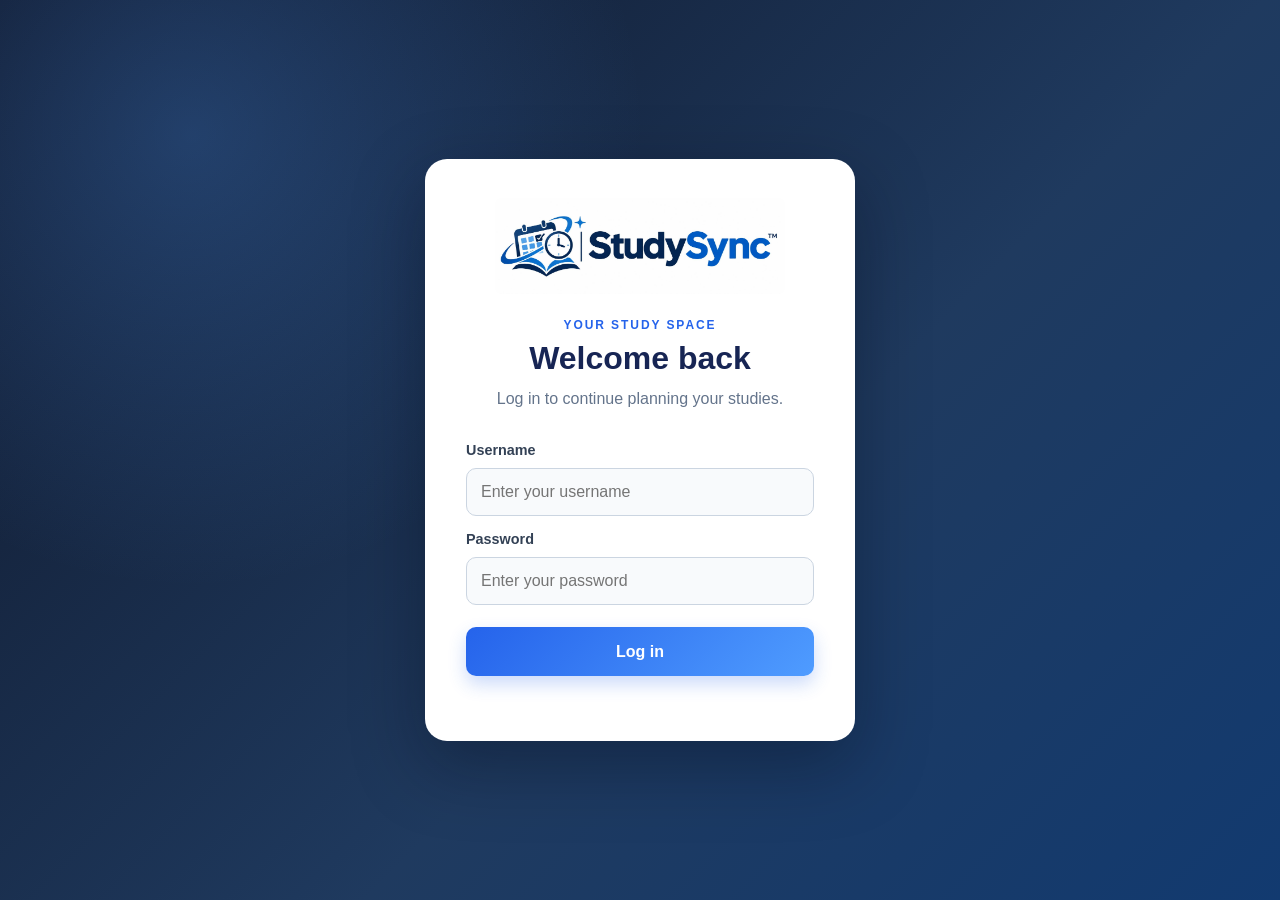
<file: pr.html>
<!DOCTYPE html>
<html lang="en">
    <head>
        <meta charset="UTF-8">
        <meta name="viewport" content="width=device-width, initial-scale=1.0">
        <title>Login | StudySync</title>
        <link rel="stylesheet" href="Login.css">
    </head>
    <body>
        <main class="login-page">
            <section class="Login" aria-labelledby="login-title">
                <a class="logo-link" href="home.html" aria-label="StudySync home">
                    <img class="login-logo" src="studysync-logo.jpg" alt="StudySync">
                </a>
                <p class="eyebrow">YOUR STUDY SPACE</p>
                <h1 id="login-title">Welcome back</h1>
                <p class="login-intro">Log in to continue planning your studies.</p>

                <form id="login-form">
                    <label for="user">Username</label>
                    <input type="text" id="user" name="username" placeholder="Enter your username" autocomplete="username" required>

                    <label for="pass">Password</label>
                    <input type="password" id="pass" name="password" placeholder="Enter your password" autocomplete="current-password" required>

                    <button type="submit">Log in</button>
                    <p class="message" id="message" role="status" aria-live="polite"></p>
                </form>

            
            </section>
        </main>
        <script>
            document.getElementById("login-form").addEventListener("submit", (event) => {
                event.preventDefault();
                const username = document.getElementById("user").value;
                const password = document.getElementById("pass").value;
                const message = document.getElementById("message");

                if (username === "Senior Student" && password === "12345678910") {
                    message.className = "message success";
                    message.textContent = "Login successful! Redirecting...";
                    window.location.href = "home.html";
                } else {
                    message.className = "message error";
                    message.textContent = "Invalid username or password.";
                }
            });
        </script>
    </body>
</html>
</file>
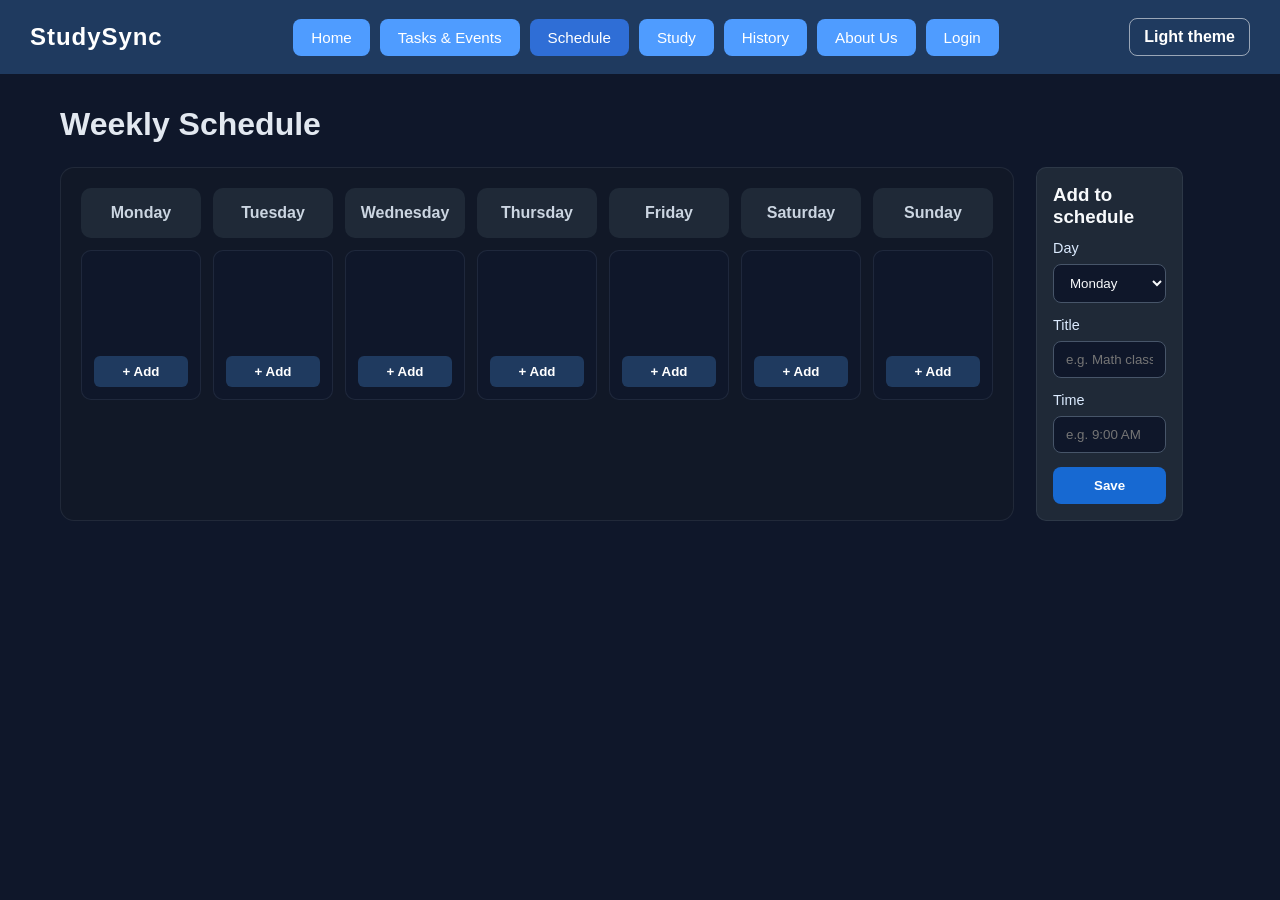
<file: Schedule.html>
<!DOCTYPE html>
<html lang="en">
<head>
    <meta charset="UTF-8">
    <meta name="viewport" content="width=device-width, initial-scale=1.0">
    <title>Schedule</title>
    <link rel="stylesheet" href="theme.css">
    <style>
        * { box-sizing: border-box; }
        body {
            margin: 0;
            font-family: Arial, Helvetica, sans-serif;
            background: #0f172a;
            color: #e2e8f0;
        }
        a { text-decoration: none; }
        .topbar {
            background: #1f3a5f;
            color: white;
            padding: 18px 30px;
            display: flex;
            justify-content: space-between;
            align-items: center;
            gap: 20px;
        }
        .brand {
            font-size: 1.5rem;
            font-weight: bold;
            letter-spacing: 0.04em;
        }
        .nav-buttons {
            display: flex;
            gap: 10px;
            flex-wrap: wrap;
        }
        .nav-btn {
            background: #4f9cff;
            color: white;
            border: none;
            padding: 10px 18px;
            border-radius: 8px;
            font-size: 0.95rem;
            display: inline-block;
        }
        .nav-btn.active {
            background: #2f6ed6;
        }
        .container {
            max-width: 1200px;
            margin: 32px auto;
            padding: 0 20px 40px;
        }
        .page-header {
            margin-bottom: 24px;
        }
        .page-header h1 {
            margin: 0;
            font-size: 2rem;
        }
        .schedule-layout {
            display: grid;
            grid-template-columns: 1.6fr 0.8fr;
            gap: 22px;
        }
        .panel {
            background: #111827;
            border: 1px solid rgba(148, 163, 184, 0.12);
            border-radius: 14px;
            padding: 20px;
        }
        .schedule-grid {
            display: grid;
            grid-template-columns: repeat(7, minmax(120px, 1fr));
            gap: 12px;
        }
        .day-header {
            background: #1f2937;
            border-radius: 10px;
            padding: 16px 12px;
            text-align: center;
            font-weight: 700;
            color: #cbd5e1;
        }
        .day-slot {
            min-height: 150px;
            background: #0f172a;
            border: 1px solid rgba(148, 163, 184, 0.12);
            border-radius: 10px;
            padding: 12px;
            display: flex;
            flex-direction: column;
            gap: 10px;
        }
        .slot-items {
            display: flex;
            flex-direction: column;
            gap: 8px;
            flex: 1;
        }
        .session {
            background: rgba(79, 156, 255, 0.14);
            border: 1px solid rgba(96, 165, 250, 0.45);
            border-radius: 8px;
            padding: 8px 10px;
            color: #dbeafe;
            font-size: 0.82rem;
            display: flex;
            align-items: center;
            justify-content: space-between;
            gap: 8px;
        }
        .session strong {
            display: block;
            margin-bottom: 2px;
            overflow-wrap: anywhere;
        }
        .session span {
            display: block;
            color: #bfdbfe;
        }
        .remove-entry-btn {
            background: transparent;
            border: none;
            color: #fca5a5;
            font-size: 1.2rem;
            cursor: pointer;
            padding: 0;
            line-height: 1;
        }
        .add-entry-btn {
            margin-top: auto;
            border: none;
            background: #1f3a5f;
            color: white;
            border-radius: 6px;
            padding: 8px 10px;
            cursor: pointer;
            font-weight: 700;
        }
        .field-group {
            display: flex;
            flex-direction: column;
            gap: 8px;
            margin-bottom: 14px;
        }
        label {
            color: #dbeafe;
            font-size: 0.9rem;
        }
        input, select {
            width: 100%;
            padding: 10px 12px;
            border: 1px solid #475569;
            border-radius: 8px;
            background: #0f172a;
            color: #f8fafc;
        }
        .save-schedule-btn {
            width: 100%;
            background: #1769d2;
            color: white;
            border: none;
            border-radius: 8px;
            padding: 11px 14px;
            font-weight: 700;
            cursor: pointer;
        }
        .side-list {
            display: flex;
            flex-direction: column;
            gap: 18px;
        }
        .mini-card {
            background: #1f2937;
            border: 1px solid rgba(148, 163, 184, 0.12);
            border-radius: 10px;
            padding: 16px;
        }
        .mini-card h3 {
            margin: 0 0 12px;
            color: #f8fafc;
        }
        .mini-card ul {
            list-style: none;
            padding: 0;
            margin: 0;
            display: flex;
            flex-direction: column;
            gap: 12px;
        }
        .mini-card li {
            display: flex;
            justify-content: space-between;
            gap: 10px;
            color: #cbd5e1;
            font-size: 0.92rem;
        }
        @media (max-width: 900px) {
            .schedule-layout { grid-template-columns: 1fr; }
            .schedule-grid { overflow-x: auto; }
        }
    </style>
</head>
<body>
    <header class="topbar">
        <div class="brand">StudySync</div>
        <nav class="nav-buttons" aria-label="Main navigation">
            <a href="home.html" class="nav-btn">Home</a>
            <a href="Tasks.html" class="nav-btn">Tasks &amp; Events</a>
            <a href="Schedule.html" class="nav-btn active">Schedule</a>
            <a href="Study.html" class="nav-btn">Study</a>
            <a href="studysync.php" class="nav-btn">History</a>
            <a href="about.html" class="nav-btn">About Us</a>
            <a href="pr.html" class="nav-btn">Login</a>
        </nav>
        <button class="theme-toggle" id="theme-toggle" type="button" aria-label="Switch theme">Light theme</button>
    </header>

    <main class="container">
        <header class="page-header">
            <h1>Weekly Schedule</h1>
        </header>

        <section class="schedule-layout">
            <div class="panel">
                <div class="schedule-grid" aria-label="Weekly study schedule">
                    <div class="day-header">Monday</div>
                    <div class="day-header">Tuesday</div>
                    <div class="day-header">Wednesday</div>
                    <div class="day-header">Thursday</div>
                    <div class="day-header">Friday</div>
                    <div class="day-header">Saturday</div>
                    <div class="day-header">Sunday</div>

                    <div class="day-slot" data-day="Monday">
                        <div class="slot-items"></div>
                        <button class="add-entry-btn" type="button">+ Add</button>
                    </div>
                    <div class="day-slot" data-day="Tuesday">
                        <div class="slot-items"></div>
                        <button class="add-entry-btn" type="button">+ Add</button>
                    </div>
                    <div class="day-slot" data-day="Wednesday">
                        <div class="slot-items"></div>
                        <button class="add-entry-btn" type="button">+ Add</button>
                    </div>
                    <div class="day-slot" data-day="Thursday">
                        <div class="slot-items"></div>
                        <button class="add-entry-btn" type="button">+ Add</button>
                    </div>
                    <div class="day-slot" data-day="Friday">
                        <div class="slot-items"></div>
                        <button class="add-entry-btn" type="button">+ Add</button>
                    </div>
                    <div class="day-slot" data-day="Saturday">
                        <div class="slot-items"></div>
                        <button class="add-entry-btn" type="button">+ Add</button>
                    </div>
                    <div class="day-slot" data-day="Sunday">
                        <div class="slot-items"></div>
                        <button class="add-entry-btn" type="button">+ Add</button>
                    </div>
                </div>
            </div>

            <aside class="side-list">
                <form id="schedule-form" class="mini-card">
                    <h3>Add to schedule</h3>
                    <div class="field-group">
                        <label for="schedule-day">Day</label>
                        <select id="schedule-day">
                            <option>Monday</option>
                            <option>Tuesday</option>
                            <option>Wednesday</option>
                            <option>Thursday</option>
                            <option>Friday</option>
                            <option>Saturday</option>
                            <option>Sunday</option>
                        </select>
                    </div>
                    <div class="field-group">
                        <label for="schedule-title">Title</label>
                        <input id="schedule-title" type="text" placeholder="e.g. Math class" maxlength="60" required>
                    </div>
                    <div class="field-group">
                        <label for="schedule-time">Time</label>
                        <input id="schedule-time" type="text" placeholder="e.g. 9:00 AM" maxlength="20">
                    </div>
                    <button class="save-schedule-btn" type="submit">Save</button>
                </form>
            </aside>
        </section>
    </main>

    <script>
        const storageKey = "studysync-schedule";
        const days = ["Monday", "Tuesday", "Wednesday", "Thursday", "Friday", "Saturday", "Sunday"];

        let scheduleItems = [];
        try {
            const stored = JSON.parse(localStorage.getItem(storageKey) || "[]");
            scheduleItems = Array.isArray(stored) ? stored : [];
        } catch {
            scheduleItems = [];
        }

        const scheduleForm = document.getElementById("schedule-form");
        const scheduleDay = document.getElementById("schedule-day");
        const scheduleTitle = document.getElementById("schedule-title");
        const scheduleTime = document.getElementById("schedule-time");

        function saveSchedule() {
            localStorage.setItem(storageKey, JSON.stringify(scheduleItems));
        }

        function renderSchedule() {
            document.querySelectorAll(".day-slot").forEach((slot) => {
                const slotItems = slot.querySelector(".slot-items");
                slotItems.innerHTML = "";

                const items = scheduleItems.filter((item) => item.day === slot.dataset.day);
                items.forEach((item) => {
                    const entry = document.createElement("div");
                    entry.className = "session";
                    const title = document.createElement("strong");
                    title.textContent = item.title;
                    const time = document.createElement("span");
                    time.textContent = item.time || "No time set";
                    entry.append(title, time);

                    const removeBtn = document.createElement("button");
                    removeBtn.type = "button";
                    removeBtn.className = "remove-entry-btn";
                    removeBtn.textContent = "×";
                    removeBtn.setAttribute("aria-label", `Remove ${item.title}`);
                    removeBtn.addEventListener("click", () => {
                        scheduleItems = scheduleItems.filter((row) => row.id !== item.id);
                        saveSchedule();
                        renderSchedule();
                    });

                    entry.appendChild(removeBtn);
                    slotItems.appendChild(entry);
                });
            });
        }

        scheduleForm.addEventListener("submit", (event) => {
            event.preventDefault();
            const day = scheduleDay.value;
            const title = scheduleTitle.value.trim();
            const time = scheduleTime.value.trim();

            if (!title) return;

            scheduleItems.push({
                id: `${Date.now()}-${Math.random()}`,
                day,
                title,
                time
            });

            saveSchedule();
            renderSchedule();
            scheduleForm.reset();
            scheduleDay.value = days[0];
        });

        document.querySelectorAll(".add-entry-btn").forEach((button) => {
            button.addEventListener("click", () => {
                const daySlot = button.parentElement.dataset.day;
                scheduleDay.value = daySlot;
                scheduleTitle.focus();
            });
        });

        renderSchedule();
    </script>
    <script src="theme.js"></script>
</body>
</html>
</file>
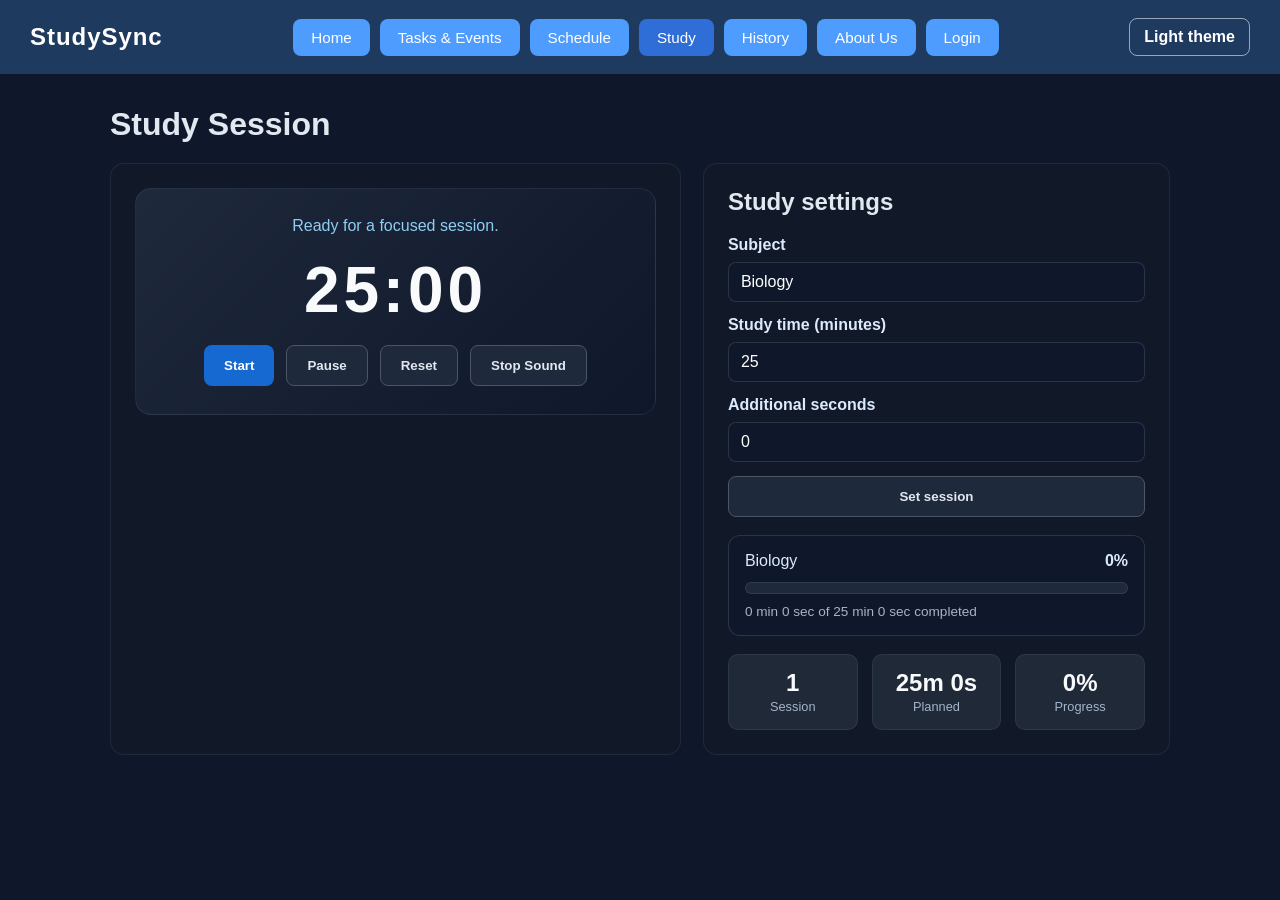
<file: Study.html>
<!DOCTYPE html>
<html lang="en">
<head>
    <meta charset="UTF-8">
    <meta name="viewport" content="width=device-width, initial-scale=1.0">
    <title>Study</title>
    <link rel="stylesheet" href="theme.css">
    <style>
        * { box-sizing: border-box; }
        body {
            margin: 0;
            font-family: Arial, Helvetica, sans-serif;
            background: #0f172a;
            color: #e2e8f0;
        }
        a { text-decoration: none; }
        .topbar {
            background: #1f3a5f;
            color: white;
            padding: 18px 30px;
            display: flex;
            justify-content: space-between;
            align-items: center;
            gap: 20px;
        }
        .brand {
            font-size: 1.5rem;
            font-weight: bold;
            letter-spacing: 0.04em;
        }
        .nav-buttons {
            display: flex;
            gap: 10px;
            flex-wrap: wrap;
        }
        .nav-btn {
            background: #4f9cff;
            color: white;
            border: none;
            padding: 10px 18px;
            border-radius: 8px;
            font-size: 0.95rem;
            display: inline-block;
        }
        .nav-btn.active {
            background: #2f6ed6;
        }
        .container {
            max-width: 1100px;
            margin: 32px auto;
            padding: 0 20px 40px;
        }
        .page-header {
            display: flex;
            justify-content: space-between;
            align-items: center;
            gap: 16px;
            margin-bottom: 20px;
            flex-wrap: wrap;
        }
        .page-header h1 {
            margin: 0;
            font-size: 2rem;
        }
        .study-grid {
            display: grid;
            grid-template-columns: 1.1fr 0.9fr;
            gap: 22px;
        }
        .panel {
            background: #111827;
            border: 1px solid rgba(148, 163, 184, 0.12);
            border-radius: 14px;
            padding: 24px;
        }
        .timer-box {
            background: linear-gradient(135deg, #1e293b, #0f172a);
            border-radius: 16px;
            padding: 28px;
            text-align: center;
            border: 1px solid rgba(148, 163, 184, 0.12);
        }
        .timer {
            font-size: 4rem;
            font-weight: 700;
            letter-spacing: 0.06em;
            color: #f8fafc;
            margin: 18px 0;
        }
        .status {
            color: #90cdf4;
            font-size: 1rem;
            margin-bottom: 18px;
        }
        .controls {
            display: flex;
            justify-content: center;
            gap: 12px;
            flex-wrap: wrap;
        }
        button {
            border: none;
            border-radius: 8px;
            padding: 12px 20px;
            font-weight: 700;
            cursor: pointer;
        }
        .start-btn {
            background: #1769d2;
            color: white;
        }
        .secondary-btn {
            background: #1e293b;
            color: #e2e8f0;
            border: 1px solid #4b5563;
        }
        .stats-grid {
            display: grid;
            grid-template-columns: repeat(3, minmax(100px, 1fr));
            gap: 14px;
            margin-top: 18px;
        }
        .stat-box {
            background: #1f2937;
            border: 1px solid rgba(148, 163, 184, 0.12);
            border-radius: 10px;
            padding: 14px;
            text-align: center;
        }
        .stat-box strong {
            display: block;
            font-size: 1.5rem;
            color: #f8fafc;
        }
        .stat-box span {
            color: #a5b4c9;
            font-size: 0.8rem;
        }
        .study-form {
            display: flex;
            flex-direction: column;
            gap: 14px;
            margin-bottom: 18px;
        }
        .field {
            display: flex;
            flex-direction: column;
            gap: 8px;
            color: #dbeafe;
            font-weight: 600;
        }
        .field input {
            background: #0f172a;
            border: 1px solid rgba(148, 163, 184, 0.2);
            border-radius: 8px;
            color: white;
            padding: 10px 12px;
            font-size: 1rem;
        }
        .full-width {
            width: 100%;
        }
        .progress-card {
            background: #0f172a;
            border: 1px solid rgba(148, 163, 184, 0.2);
            border-radius: 12px;
            padding: 16px;
            margin-top: 12px;
        }
        .progress-header {
            display: flex;
            justify-content: space-between;
            align-items: center;
            gap: 10px;
            margin-bottom: 12px;
            color: #dbeafe;
        }
        .progress-bar {
            width: 100%;
            height: 12px;
            background: #1e293b;
            border-radius: 999px;
            overflow: hidden;
            border: 1px solid rgba(148, 163, 184, 0.15);
        }
        .progress-fill {
            width: 0%;
            height: 100%;
            background: linear-gradient(90deg, #60a5fa, #34d399);
            border-radius: inherit;
            transition: width 0.3s ease;
        }
        .progress-meta {
            color: #a5b4c9;
            font-size: 0.85rem;
            margin-top: 10px;
        }
        @media (max-width: 760px) {
            .study-grid, .stats-grid { grid-template-columns: 1fr; }
            .timer { font-size: 3rem; }
        }
    </style>
</head>
<body>
    <header class="topbar">
        <div class="brand">StudySync</div>
        <nav class="nav-buttons" aria-label="Main navigation">
            <a href="home.html" class="nav-btn">Home</a>
            <a href="Tasks.html" class="nav-btn">Tasks &amp; Events</a>
            <a href="Schedule.html" class="nav-btn">Schedule</a>
            <a href="Study.html" class="nav-btn active">Study</a>
            <a href="studysync.php" class="nav-btn">History</a>
            <a href="about.html" class="nav-btn">About Us</a>
            <a href="pr.html" class="nav-btn">Login</a>
        </nav>
        <button class="theme-toggle" id="theme-toggle" type="button" aria-label="Switch theme">Light theme</button>
    </header>

    <main class="container">
        <div class="page-header">
            <h1>Study Session</h1>
        </div>

        <section class="study-grid">
            <div class="panel">
                <div class="timer-box">
                    <div class="status" id="study-status">Ready for a focused session.</div>
                    <p class="status" id="history-save-error" role="alert" hidden></p>
                    <div class="timer" id="study-timer">25:00</div>
                    <div class="controls">
                        <button class="start-btn" id="start-study" type="button">Start</button>
                        <button class="secondary-btn" id="pause-study" type="button">Pause</button>
                        <button class="secondary-btn" id="reset-study" type="button">Reset</button>
                        <button class="secondary-btn" id="stop-study-sound" type="button" disabled>Stop Sound</button>
                    </div>
                </div>
            </div>

            <aside class="panel">
                <h2 style="margin-top:0;">Study settings</h2>

                <div class="study-form">
                    <label class="field">
                        <span>Subject</span>
                        <input id="study-subject" type="text" value="Biology" placeholder="Enter subject">
                    </label>

                    <label class="field">
                        <span>Study time (minutes)</span>
                        <input id="study-minutes" type="number" min="0" max="180" step="1" value="25">
                    </label>

                    <label class="field">
                        <span>Additional seconds</span>
                        <input id="study-seconds" type="number" min="0" max="59" step="1" value="0">
                    </label>

                    <button class="secondary-btn full-width" id="apply-study-settings" type="button">Set session</button>
                </div>

                <div class="progress-card">
                    <div class="progress-header">
                        <span id="progress-subject">Biology</span>
                        <strong id="progress-percent">0%</strong>
                    </div>
                    <div class="progress-bar" aria-label="Study progress">
                        <div class="progress-fill" id="progress-fill"></div>
                    </div>
                    <div class="progress-meta" id="progress-text">0 of 25 min completed</div>
                </div>

                <div class="stats-grid">
                    <div class="stat-box">
                        <strong id="session-count">1</strong>
                        <span>Session</span>
                    </div>
                    <div class="stat-box">
                        <strong id="study-total">25m</strong>
                        <span>Planned</span>
                    </div>
                    <div class="stat-box">
                        <strong id="focus-score">0%</strong>
                        <span>Progress</span>
                    </div>
                </div>
            </aside>
        </section>
    </main>

    <script src="notifications.js"></script>
    <script>
        const studyTimer = document.getElementById("study-timer");
        const studyStatus = document.getElementById("study-status");
        const pauseStudyButton = document.getElementById("pause-study");
        const startStudyButton = document.getElementById("start-study");
        const resetStudyButton = document.getElementById("reset-study");
        const stopStudySoundButton = document.getElementById("stop-study-sound");
        const applyStudySettingsButton = document.getElementById("apply-study-settings");
        const studySubjectInput = document.getElementById("study-subject");
        const studyMinutesInput = document.getElementById("study-minutes");
        const studySecondsInput = document.getElementById("study-seconds");
        const historySaveError = document.getElementById("history-save-error");
        const progressSubject = document.getElementById("progress-subject");
        const progressPercent = document.getElementById("progress-percent");
        const progressFill = document.getElementById("progress-fill");
        const progressText = document.getElementById("progress-text");
        const sessionCount = document.getElementById("session-count");
        const studyTotal = document.getElementById("study-total");
        const focusScore = document.getElementById("focus-score");

        let totalStudySeconds = 25 * 60;
        let studySecondsRemaining = totalStudySeconds;
        let studyInterval = null;

        function formatTime(totalSeconds) {
            const minutes = Math.floor(totalSeconds / 60);
            const seconds = totalSeconds % 60;
            return `${String(minutes).padStart(2, "0")}:${String(seconds).padStart(2, "0")}`;
        }

        function getSubjectLabel() {
            return studySubjectInput.value.trim() || "Study";
        }

        async function recordStudyCompletion() {
            try {
                const response = await fetch("studysync.php?api=1", {
                    method: "POST",
                    headers: { "Content-Type": "application/json" },
                    body: JSON.stringify({
                        kind: "study_session",
                        subject: getSubjectLabel(),
                        duration_seconds: totalStudySeconds
                    })
                });
                const result = await response.json();
                if (!response.ok) throw new Error(result.error || "History could not be saved.");
                historySaveError.hidden = true;
            } catch (error) {
                historySaveError.textContent = error.message || "History could not be saved. Check that the site is running through XAMPP and MySQL is available.";
                historySaveError.hidden = false;
            }
        }

        function updateProgress() {
            const subjectLabel = getSubjectLabel();
            const completedSeconds = totalStudySeconds - studySecondsRemaining;
            const percent = totalStudySeconds === 0 ? 0 : Math.min((completedSeconds / totalStudySeconds) * 100, 100);
            const roundedPercent = Math.round(percent);

            progressSubject.textContent = subjectLabel;
            progressPercent.textContent = `${roundedPercent}%`;
            progressFill.style.width = `${roundedPercent}%`;
            progressText.textContent = `${Math.floor(completedSeconds / 60)} min ${completedSeconds % 60} sec of ${Math.floor(totalStudySeconds / 60)} min ${totalStudySeconds % 60} sec completed`;
            focusScore.textContent = `${roundedPercent}%`;
            studyTotal.textContent = `${Math.floor(totalStudySeconds / 60)}m ${totalStudySeconds % 60}s`;
            sessionCount.textContent = "1";
        }

        function renderStudyTimer() {
            studyTimer.textContent = formatTime(studySecondsRemaining);
            updateProgress();
        }

        function applyStudySettings() {
            const minutesValue = Number(studyMinutesInput.value);
            const secondsValue = Number(studySecondsInput.value);
            const safeMinutes = Number.isFinite(minutesValue) ? Math.min(Math.max(minutesValue, 0), 180) : 25;
            const safeSeconds = Number.isFinite(secondsValue) ? Math.min(Math.max(secondsValue, 0), 59) : 0;
            studyMinutesInput.value = safeMinutes;
            studySecondsInput.value = safeSeconds;

            if (safeMinutes === 0 && safeSeconds === 0) {
                studyStatus.textContent = "Set a study time greater than zero.";
                return;
            }

            stopStudySound();
            totalStudySeconds = safeMinutes * 60 + safeSeconds;
            studySecondsRemaining = totalStudySeconds;
            clearInterval(studyInterval);
            studyInterval = null;
            pauseStudyButton.disabled = true;
            studyStatus.textContent = `Ready to study ${getSubjectLabel()}.`;
            renderStudyTimer();
        }

        function stopStudySound() {
            window.StudySyncNotifications.stopRepeated();
            stopStudySoundButton.disabled = true;
        }

        startStudyButton.addEventListener("click", () => {
            if (studyInterval !== null || studySecondsRemaining === 0) return;
            studyStatus.textContent = `Studying ${getSubjectLabel()} in progress.`;
            pauseStudyButton.disabled = false;
            studyInterval = setInterval(() => {
                studySecondsRemaining -= 1;
                renderStudyTimer();

                if (studySecondsRemaining <= 0) {
                    studySecondsRemaining = 0;
                    clearInterval(studyInterval);
                    studyInterval = null;
                    pauseStudyButton.disabled = true;
                    studyStatus.textContent = `${getSubjectLabel()} session complete.`;
                    renderStudyTimer();
                    recordStudyCompletion();
                    window.StudySyncNotifications.playRepeated();
                    stopStudySoundButton.disabled = false;
                }
            }, 1000);
        });

        pauseStudyButton.addEventListener("click", () => {
            if (studyInterval === null) return;
            clearInterval(studyInterval);
            studyInterval = null;
            pauseStudyButton.disabled = true;
            studyStatus.textContent = `Session paused for ${getSubjectLabel()}.`;
        });

        resetStudyButton.addEventListener("click", () => {
            stopStudySound();
            clearInterval(studyInterval);
            studyInterval = null;
            studySecondsRemaining = totalStudySeconds;
            pauseStudyButton.disabled = true;
            studyStatus.textContent = `Ready to study ${getSubjectLabel()}.`;
            renderStudyTimer();
        });

        stopStudySoundButton.addEventListener("click", stopStudySound);
        applyStudySettingsButton.addEventListener("click", applyStudySettings);
        studySubjectInput.addEventListener("input", () => {
            progressSubject.textContent = getSubjectLabel();
            studyStatus.textContent = `Ready to study ${getSubjectLabel()}.`;
            updateProgress();
        });

        renderStudyTimer();
        pauseStudyButton.disabled = true;
    </script>
    <script src="theme.js"></script>
</body>
</html>
</file>
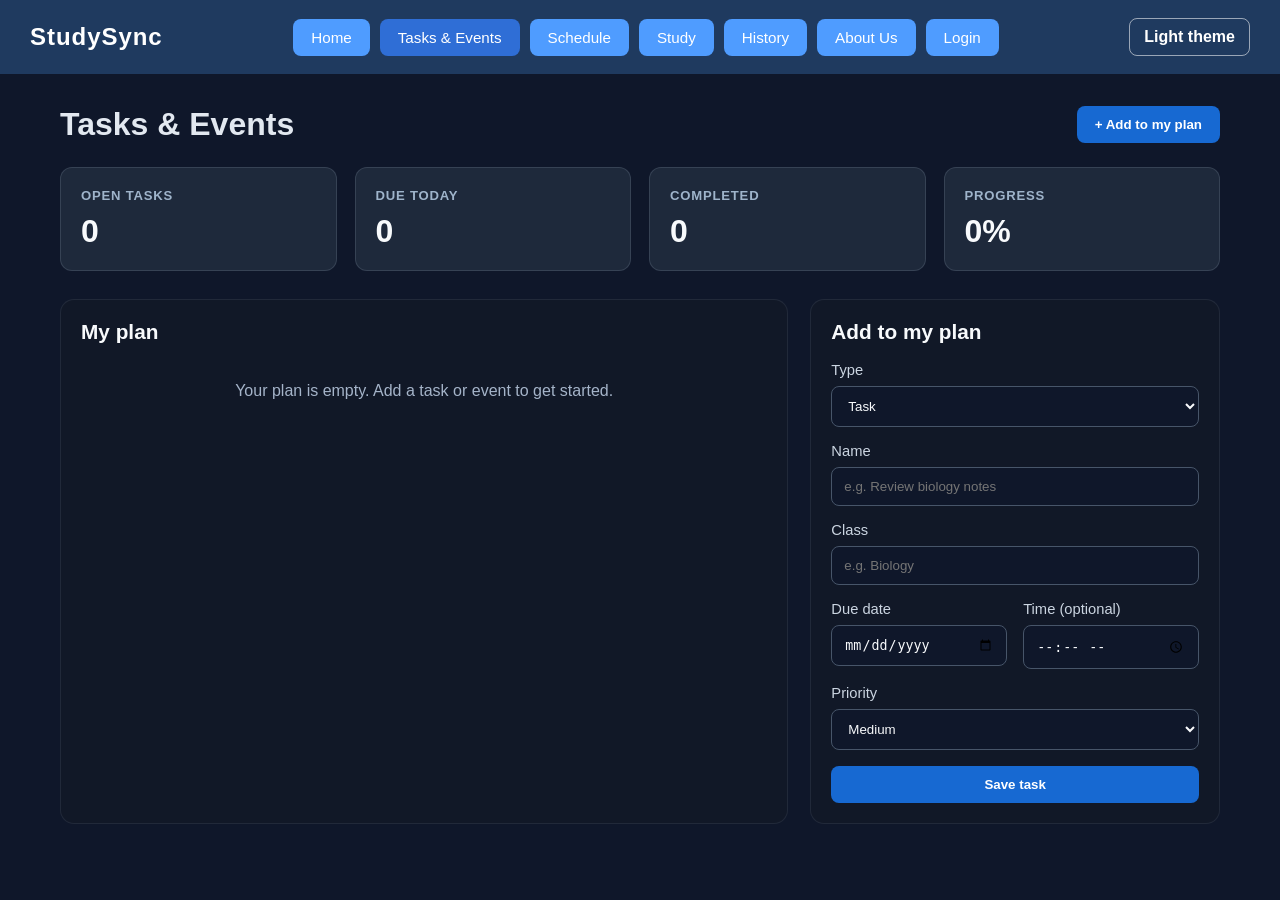
<file: Tasks.html>
<!DOCTYPE html>
<html lang="en">
<head>
    <meta charset="UTF-8">
    <meta name="viewport" content="width=device-width, initial-scale=1.0">
    <title>Tasks & Events</title>
    <link rel="stylesheet" href="theme.css">
    <style>
        * { box-sizing: border-box; }
        body {
            margin: 0;
            font-family: Arial, Helvetica, sans-serif;
            background: #0f172a;
            color: #e2e8f0;
        }
        a { text-decoration: none; }
        .topbar {
            background: #1f3a5f;
            color: white;
            padding: 18px 30px;
            display: flex;
            justify-content: space-between;
            align-items: center;
            gap: 20px;
        }
        .brand {
            font-size: 1.5rem;
            font-weight: bold;
            letter-spacing: 0.04em;
        }
        .nav-buttons {
            display: flex;
            gap: 10px;
            flex-wrap: wrap;
        }
        .nav-btn {
            background: #4f9cff;
            color: white;
            border: none;
            padding: 10px 18px;
            border-radius: 8px;
            font-size: 0.95rem;
            display: inline-block;
        }
        .nav-btn.active {
            background: #2f6ed6;
        }
        .container {
            max-width: 1200px;
            margin: 32px auto;
            padding: 0 20px 40px;
        }
        .page-header {
            display: flex;
            justify-content: space-between;
            align-items: center;
            margin-bottom: 24px;
            gap: 15px;
            flex-wrap: wrap;
        }
        .page-header h1 {
            margin: 0;
            font-size: 2rem;
        }
        .header-actions {
            display: flex;
            gap: 12px;
            flex-wrap: wrap;
        }
        .primary-btn, .secondary-btn {
            border: none;
            border-radius: 8px;
            padding: 11px 18px;
            font-weight: 700;
            cursor: pointer;
        }
        .primary-btn {
            background: #1769d2;
            color: white;
        }
        .secondary-btn {
            background: #1e293b;
            color: #e2e8f0;
            border: 1px solid #4b5563;
        }
        .stats {
            display: grid;
            grid-template-columns: repeat(4, minmax(150px, 1fr));
            gap: 18px;
            margin-bottom: 28px;
        }
        .stat-card {
            background: #1e293b;
            border: 1px solid rgba(148, 163, 184, 0.2);
            border-radius: 12px;
            padding: 20px;
        }
        .stat-card h3 {
            margin: 0 0 10px;
            color: #9fb4cb;
            font-size: 0.82rem;
            text-transform: uppercase;
            letter-spacing: 0.06em;
        }
        .stat-card .value {
            font-size: 2rem;
            font-weight: bold;
            color: #f8fafc;
        }
        .layout {
            display: grid;
            grid-template-columns: 1.6fr 0.9fr;
            gap: 22px;
        }
        .panel {
            background: #111827;
            border: 1px solid rgba(148, 163, 184, 0.12);
            border-radius: 14px;
            padding: 20px;
        }
        .panel-header {
            display: flex;
            justify-content: space-between;
            align-items: center;
            margin-bottom: 18px;
        }
        .panel-header h2 {
            margin: 0;
            color: #f8fafc;
            font-size: 1.3rem;
        }
        .task-list {
            list-style: none;
            padding: 0;
            margin: 0;
            display: flex;
            flex-direction: column;
            gap: 15px;
        }
        .task-item {
            display: grid;
            grid-template-columns: auto minmax(0, 1fr) auto auto;
            gap: 14px;
            align-items: center;
            background: #1f2937;
            border: 1px solid rgba(148, 163, 184, 0.12);
            border-radius: 10px;
            padding: 14px 16px;
        }
        .task-item input[type="checkbox"] {
            width: 18px;
            height: 18px;
            accent-color: #4f9cff;
        }
        .task-details {
            display: flex;
            flex-direction: column;
            gap: 4px;
        }
        .task-title {
            font-weight: 700;
            color: #f8fafc;
        }
        .task-item.is-complete .task-title {
            color: #94a3b8;
            text-decoration: line-through;
        }
        .task-meta {
            color: #a5b4c9;
            font-size: 0.9rem;
        }
        .task-badge {
            font-size: 0.72rem;
            font-weight: 700;
            padding: 6px 8px;
            border-radius: 999px;
            text-transform: uppercase;
            letter-spacing: 0.04em;
        }
        .high { background: rgba(239, 68, 68, 0.15); color: #fca5a5; }
        .medium { background: rgba(245, 158, 11, 0.15); color: #fcd34d; }
        .low { background: rgba(34, 197, 94, 0.15); color: #86efac; }
        .delete-task-btn {
            border: 1px solid #64748b;
            border-radius: 6px;
            padding: 6px 9px;
            background: transparent;
            color: #cbd5e1;
            cursor: pointer;
        }
        .empty-state, .storage-error {
            margin: 0;
            padding: 20px;
            color: #a5b4c9;
            text-align: center;
        }
        .celebration {
            position: relative;
            overflow: hidden;
            margin-bottom: 24px;
            padding: 20px 24px;
            border: 1px solid rgba(74, 222, 128, 0.35);
            border-radius: 14px;
            background: linear-gradient(120deg, #123b36, #164e63);
            text-align: center;
        }
        .celebration[hidden] {
            display: none;
        }
        .celebration h2 {
            margin: 0 0 8px;
            color: #bbf7d0;
            font-size: 1.2rem;
        }
        .celebration p {
            max-width: 760px;
            margin: 0 auto;
            color: #f0fdf4;
            line-height: 1.6;
        }
        .confetti-piece {
            position: fixed;
            z-index: 10;
            top: -16px;
            left: var(--confetti-left);
            width: 9px;
            height: 14px;
            border-radius: 2px;
            background: var(--confetti-color);
            pointer-events: none;
            animation: confetti-fall var(--confetti-duration) ease-in forwards;
        }
        @keyframes confetti-fall {
            to {
                transform: translate3d(var(--confetti-drift), 110vh, 0) rotate(720deg);
                opacity: 0;
            }
        }
        body[data-theme="light"] .celebration {
            border-color: #86efac;
            background: linear-gradient(120deg, #ecfdf5, #e0f2fe);
        }
        body[data-theme="light"] .celebration h2 {
            color: #166534;
        }
        body[data-theme="light"] .celebration p {
            color: #164e63;
        }
        .storage-error {
            color: #fca5a5;
            text-align: left;
            padding: 0;
        }
        .form-grid {
            display: grid;
            gap: 16px;
        }
        .field {
            display: flex;
            flex-direction: column;
            gap: 8px;
        }
        .task-form[hidden], .task-list[hidden], .empty-state[hidden] {
            display: none;
        }
        label {
            color: #cbd5e1;
            font-size: 0.92rem;
        }
        input, select {
            width: 100%;
            padding: 11px 12px;
            border-radius: 8px;
            border: 1px solid #475569;
            background: #0f172a;
            color: #f8fafc;
        }
        .form-row {
            display: grid;
            grid-template-columns: 1fr 1fr;
            gap: 16px;
        }
        @media (max-width: 768px) {
            .stats, .layout, .form-row { grid-template-columns: 1fr; }
            .task-item { grid-template-columns: auto minmax(0, 1fr) auto; }
            .task-badge { justify-self: start; }
            .delete-task-btn { grid-column: 2 / -1; justify-self: start; }
        }
        @media (prefers-reduced-motion: reduce) {
            .confetti-piece { animation: none; }
        }
    </style> 
</head>
<body>
    <header class="topbar">
        <div class="brand">StudySync</div>
        <nav class="nav-buttons" aria-label="Main navigation">
            <a href="home.html" class="nav-btn">Home</a>
            <a href="Tasks.html" class="nav-btn active">Tasks &amp; Events</a>
            <a href="Schedule.html" class="nav-btn">Schedule</a>
            <a href="Study.html" class="nav-btn">Study</a>
            <a href="studysync.php" class="nav-btn">History</a>
            <a href="about.html" class="nav-btn">About Us</a>
            <a href="pr.html" class="nav-btn">Login</a>
        </nav>
        <button class="theme-toggle" id="theme-toggle" type="button" aria-label="Switch theme">Light theme</button>
    </header>

    <main class="container">
        <div class="page-header">
            <h1>Tasks &amp; Events</h1>
            <div class="header-actions">
                <button class="primary-btn" id="show-task-form" type="button">+ Add to my plan</button>
            </div>
        </div>

        <section class="stats" aria-label="Task summary">
            <article class="stat-card">
                <h3>Open tasks</h3>
                <div class="value" id="open-task-count">0</div>
            </article>
            <article class="stat-card">
                <h3>Due today</h3>
                <div class="value" id="due-today-count">0</div>
            </article>
            <article class="stat-card">
                <h3>Completed</h3>
                <div class="value" id="completed-task-count">0</div>
            </article>
            <article class="stat-card">
                <h3>Progress</h3>
                <div class="value" id="task-progress">0%</div>
            </article>
        </section>

        <section class="celebration" id="task-celebration" aria-live="polite" hidden>
            <h2>Task complete! You did it!</h2>
            <p id="celebration-quote"></p>
        </section>

        <section class="layout">
            <div class="panel">
                <div class="panel-header">
                    <h2>My plan</h2>
                </div>
                <p class="storage-error" id="storage-error" role="alert" hidden></p>
                <p class="storage-error" id="history-error" role="alert" hidden></p>
                <p class="empty-state" id="empty-state">Your plan is empty. Add a task or event to get started.</p>
                <ul class="task-list" id="task-list" aria-live="polite" hidden></ul>
            </div>

            <aside class="panel">
                <div class="panel-header">
                    <h2>Add to my plan</h2>
                </div>
                <form class="form-grid task-form" id="task-form">
                    <div class="field">
                        <label for="task-type">Type</label>
                        <select id="task-type" name="type">
                            <option value="Task">Task</option>
                            <option value="Event">Event</option>
                        </select>
                    </div>
                    <div class="field">
                        <label for="task-name">Name</label>
                        <input id="task-name" name="title" type="text" maxlength="120" placeholder="e.g. Review biology notes" required>
                    </div>

                    <div class="field">
                        <label for="class-name">Class</label>
                        <input id="class-name" name="className" type="text" maxlength="80" placeholder="e.g. Biology">
                    </div>

                    <div class="form-row">
                        <div class="field">
                            <label for="due-date">Due date</label>
                            <input id="due-date" name="dueDate" type="date">
                        </div>
                        <div class="field">
                            <label for="due-time">Time (optional)</label>
                            <input id="due-time" name="dueTime" type="time">
                        </div>
                    </div>
                    <div class="field">
                        <label for="priority">Priority</label>
                        <select id="priority" name="priority">
                            <option value="Low">Low</option>
                            <option value="Medium" selected>Medium</option>
                            <option value="High">High</option>
                        </select>
                    </div>

                    <button class="primary-btn" type="submit">Save task</button>
                </form>
            </aside>
        </section>
    </main>
    <script src="notifications.js"></script>
    <script src="theme.js"></script>
    <script>
        const taskStorageKey = "studysync-tasks";
        const taskForm = document.getElementById("task-form");
        const taskList = document.getElementById("task-list");
        const emptyState = document.getElementById("empty-state");
        const storageError = document.getElementById("storage-error");
        const historyError = document.getElementById("history-error");
        const celebration = document.getElementById("task-celebration");
        const celebrationQuote = document.getElementById("celebration-quote");
        const motivationalQuotes = [
            "You don't have to accomplish everything in one day. Sometimes, simply showing up and giving your best is already a victory worth celebrating.",
            "Every task you finish, every lesson you learn, and every challenge you face is proof that you are becoming someone stronger than you were yesterday.",
            "Don't be disappointed because you are not where you want to be yet. Even the smallest seeds need time before they become something beautiful.",
            "You may not have done everything perfectly, but you did your best and completed what you could. Give yourself credit for the effort it took to get there.",
            "One exhausting day does not cancel all the hard work you've done. Rest, breathe, and remember how far you've already come.",
            "Grades may measure your performance, but they cannot measure your determination, kindness, courage, or the effort you put into becoming better.",
            "You don't need to follow someone else's timeline. Focus on your journey, celebrate your progress, and trust that every step forward counts.",
            "Never underestimate the satisfaction of finishing something you once felt too tired or overwhelmed to begin. You did it, and that matters.",
            "Being hardworking doesn't mean being exhausted all the time. You can take a break, recharge your mind, and return when you're ready.",
            "Even when nobody notices your late nights, your persistence, or the struggles behind your achievements, your effort is still real and worthy of recognition.",
            "You don't have to let today's mistakes define you. Learn what you can, forgive yourself for what you couldn't do, and give tomorrow a fresh beginning.",
            "Every time you choose to try, learn, or finish a responsibility despite feeling unmotivated, you are building habits that can carry you toward your goals.",
            "When school feels overwhelming, remember the days you thought you couldn't finish but somehow made it through. Let those moments remind you of your resilience.",
            "Be proud not only of what you accomplish, but also of the patience, responsibility, and courage you develop along the way.",
            "To the student who keeps showing up, completing tasks, and trying again even when things get difficult: thank yourself for your effort. You deserve to feel proud, not only when you succeed, but every time you sincerely try."
        ];
        let tasks = [];

        function celebrateTaskCompletion() {
            celebrationQuote.textContent = motivationalQuotes[Math.floor(Math.random() * motivationalQuotes.length)];
            celebration.hidden = false;

            if (window.matchMedia("(prefers-reduced-motion: reduce)").matches) return;

            const colors = ["#4ade80", "#38bdf8", "#facc15", "#fb7185", "#c084fc"];
            for (let index = 0; index < 48; index += 1) {
                const piece = document.createElement("span");
                piece.className = "confetti-piece";
                piece.setAttribute("aria-hidden", "true");
                piece.style.setProperty("--confetti-left", `${Math.random() * 100}vw`);
                piece.style.setProperty("--confetti-drift", `${Math.random() * 240 - 120}px`);
                piece.style.setProperty("--confetti-duration", `${1.4 + Math.random() * 1.2}s`);
                piece.style.setProperty("--confetti-color", colors[index % colors.length]);
                document.body.append(piece);
                window.setTimeout(() => piece.remove(), 2800);
            }
        }

        try {
            const storedTasks = JSON.parse(localStorage.getItem(taskStorageKey) || "[]");
            if (Array.isArray(storedTasks)) {
                tasks = storedTasks.filter((task) =>
                    task &&
                    typeof task.id === "string" &&
                    typeof task.title === "string" &&
                    typeof task.completed === "boolean"
                );
            }
        } catch (error) {
            storageError.textContent = "Saved tasks could not be read from this browser.";
            storageError.hidden = false;
        }

        function saveTasks() {
            try {
                localStorage.setItem(taskStorageKey, JSON.stringify(tasks));
                storageError.hidden = true;
            } catch (error) {
                storageError.textContent = "Your change could not be saved in this browser. Please check browser storage settings.";
                storageError.hidden = false;
            }
        }

        async function recordTaskCompletion(task) {
            try {
                const response = await fetch("studysync.php?api=1", {
                    method: "POST",
                    headers: { "Content-Type": "application/json" },
                    body: JSON.stringify({
                        kind: "task",
                        task_id: task.id,
                        title: task.title,
                        type: task.type || "Task"
                    })
                });
                const result = await response.json();
                if (!response.ok) throw new Error(result.error || "History could not be saved.");
                historyError.hidden = true;
            } catch (error) {
                historyError.textContent = error.message || "History could not be saved. Check that the site is running through XAMPP and MySQL is available.";
                historyError.hidden = false;
            }
        }

        function renderTasks() {
            taskList.replaceChildren();
            emptyState.hidden = tasks.length > 0;
            taskList.hidden = tasks.length === 0;

            tasks.forEach((task) => {
                const item = document.createElement("li");
                item.className = `task-item${task.completed ? " is-complete" : ""}`;

                const checkbox = document.createElement("input");
                checkbox.type = "checkbox";
                checkbox.checked = task.completed;
                checkbox.setAttribute("aria-label", `Mark ${task.title} complete`);
                checkbox.addEventListener("change", () => {
                    task.completed = checkbox.checked;
                    saveTasks();
                    renderTasks();
                    if (checkbox.checked) {
                        celebrateTaskCompletion();
                        window.StudySyncNotifications.play();
                        recordTaskCompletion(task);
                    }
                });

                const details = document.createElement("div");
                details.className = "task-details";
                const title = document.createElement("span");
                title.className = "task-title";
                title.textContent = task.title;
                const metadata = [
                    task.type || "Task",
                    task.className,
                    task.dueDate ? `Due ${task.dueDate}` : "",
                    task.dueTime || ""
                ].filter(Boolean).join(" · ");
                const meta = document.createElement("span");
                meta.className = "task-meta";
                meta.textContent = metadata;
                details.append(title, meta);

                const priority = document.createElement("span");
                const priorityValue = ["Low", "Medium", "High"].includes(task.priority) ? task.priority : "Medium";
                priority.className = `task-badge ${priorityValue.toLowerCase()}`;
                priority.textContent = priorityValue;

                const deleteButton = document.createElement("button");
                deleteButton.type = "button";
                deleteButton.className = "delete-task-btn";
                deleteButton.textContent = "Delete";
                deleteButton.setAttribute("aria-label", `Delete ${task.title}`);
                deleteButton.addEventListener("click", () => {
                    tasks = tasks.filter((savedTask) => savedTask.id !== task.id);
                    saveTasks();
                    renderTasks();
                });

                item.append(checkbox, details, priority, deleteButton);
                taskList.append(item);
            });

            const completedCount = tasks.filter((task) => task.completed).length;
            const openTasks = tasks.filter((task) => !task.completed);
            const today = new Date();
            const todayKey = `${today.getFullYear()}-${String(today.getMonth() + 1).padStart(2, "0")}-${String(today.getDate()).padStart(2, "0")}`;
            document.getElementById("open-task-count").textContent = openTasks.length;
            document.getElementById("due-today-count").textContent = openTasks.filter((task) => task.dueDate === todayKey).length;
            document.getElementById("completed-task-count").textContent = completedCount;
            document.getElementById("task-progress").textContent = tasks.length
                ? `${Math.round((completedCount / tasks.length) * 100)}%`
                : "0%";
        }

        document.getElementById("show-task-form").addEventListener("click", () => {
            document.getElementById("task-name").focus();
        });

        taskForm.addEventListener("submit", (event) => {
            event.preventDefault();
            const formData = new FormData(taskForm);
            tasks.push({
                id: `${Date.now()}-${Math.random()}`,
                type: formData.get("type"),
                title: formData.get("title").trim(),
                className: formData.get("className").trim(),
                dueDate: formData.get("dueDate"),
                dueTime: formData.get("dueTime"),
                priority: formData.get("priority"),
                completed: false
            });
            saveTasks();
            renderTasks();
            window.StudySyncNotifications.play();
            taskForm.reset();
        });

        renderTasks();
    </script>
</body>
</html>
</file>
<file: home.css>
* {
            box-sizing: border-box;
        }
body {
            margin: 0;
            font-family: Arial, Helvetica, sans-serif;
            background-color: #100e0b;
            color: #f1f5f9;
        }

        .topbar {
            background: #1f3a5f;
            color: white;
            padding: 18px 30px;
            display: flex;
            justify-content: space-between;
            align-items: center;
            gap: 20px;
        }

        .brand {
            display: block;
            flex-shrink: 0;
        }

        .brand img {
            display: block;
            width: 190px;
            max-height: 64px;
            object-fit: contain;
        }

        .nav-buttons {
            display: flex;
            gap: 10px;
            flex-wrap: wrap;
        }

        .nav-btn,
        .home-btn {
            background: #4f9cff;
            color: white;
            border: none;
            padding: 10px 18px;
            border-radius: 8px;
            font-size: 0.95rem;
            cursor: pointer;
            text-decoration: none;
            display: inline-block;
            transition: 0.2s ease;
        }

        .nav-btn:hover,
        .home-btn:hover {
            background: #3a8ef0;
        }

        .nav-btn.active {
            background: #2f6ed6;
        }

        .theme-toggle {
            flex-shrink: 0;
            padding: 9px 14px;
            border: 1px solid rgba(255, 255, 255, 0.55);
            border-radius: 8px;
            background: transparent;
            color: white;
            font: inherit;
            font-weight: 700;
            cursor: pointer;
        }

        .theme-toggle:hover {
            background: rgba(255, 255, 255, 0.12);
        }

        .container {
            max-width: 1200px;
            margin: 30px auto;
            padding: 0 20px 40px;
        }

        .overview {
            display: grid;
            grid-template-columns: repeat(4, 1fr);
            gap: 20px;
            margin-bottom: 30px;
        }

        .dashboard-home {
            max-width: 1200px;
            margin: 38px auto 0;
            padding: 0 20px;
        }

        .dashboard-heading {
            display: flex;
            justify-content: space-between;
            align-items: flex-end;
            gap: 24px;
            margin-bottom: 28px;
        }

        .dashboard-eyebrow {
            margin: 0 0 8px;
            color: #76d7bb;
            font-size: 0.78rem;
            font-weight: 700;
        }

        .dashboard-heading h1 {
            margin: 0;
            color: #f1f5f9;
            font-size: 2rem;
        }

        .dashboard-date {
            margin: 8px 0 0;
            color: #9aabc2;
        }

        .dashboard-actions {
            display: flex;
            flex-wrap: wrap;
            gap: 10px;
        }

        .dashboard-action {
            min-height: 42px;
            padding: 10px 16px;
            border: 1px solid #2878d0;
            border-radius: 6px;
            background: #1769d2;
            color: white;
            font: inherit;
            font-weight: 700;
            text-decoration: none;
            cursor: pointer;
        }

        .dashboard-action.secondary {
            border-color: #52647b;
            background: #1e293b;
        }

        .dashboard-stat-card {
            padding: 18px;
            border: 1px solid rgba(148, 163, 184, 0.16);
            border-radius: 8px;
            background: #1e293b;
            box-shadow: none;
        }

        .dashboard-stat-card h3 {
            color: #9aabc2;
            letter-spacing: 0;
        }

        .dashboard-stat-card .stat {
            margin: 0;
            color: #f1f5f9;
        }

        .dashboard-stat-card:nth-child(2) .stat {
            color: #76d7bb;
        }

        .dashboard-stat-card:nth-child(4) .stat {
            color: #f4c66a;
        }

        .dashboard-upcoming {
            margin-top: 8px;
        }

        .dashboard-upcoming .section-heading h2 {
            color: #9bd8ff;
        }

        .dashboard-view-link {
            color: #76d7bb;
            font-weight: 700;
            text-decoration: none;
        }

        .dashboard-view-link:hover {
            text-decoration: underline;
        }

        .dashboard-empty {
            margin: 0;
            color: #9aabc2;
        }

        .upcoming-task-list {
            display: grid;
            gap: 8px;
            margin: 0;
            padding: 0;
            list-style: none;
        }

        .upcoming-task-list[hidden] {
            display: none;
        }

        .upcoming-task-list li {
            display: flex;
            justify-content: space-between;
            gap: 16px;
            padding: 13px 15px;
            border: 1px solid rgba(148, 163, 184, 0.14);
            border-radius: 6px;
            background: rgba(30, 41, 59, 0.72);
        }

        .upcoming-task-list li strong {
            overflow-wrap: anywhere;
            color: #f1f5f9;
        }

        .upcoming-task-list li span {
            flex-shrink: 0;
            color: #9aabc2;
            font-size: 0.9rem;
        }

        .card {
            background: white;
            padding: 22px;
            border-radius: 16px;
            box-shadow: 0 8px 24px rgba(15, 23, 42, 0.08);
        }

        .card h3 {
            margin: 0 0 12px;
            color: #475569;
            font-size: 0.9rem;
            text-transform: uppercase;
            letter-spacing: 0.08em;
        }

        .stat {
            font-size: 2rem;
            font-weight: bold;
            color: #163a5f;
        }

        .dashboard {
            display: grid;
            grid-template-columns: 1.2fr 1fr;
            gap: 25px;
        }

        .panel {
            background: white;
            border-radius: 16px;
            padding: 20px;
            box-shadow: 0 8px 24px rgba(15, 23, 42, 0.08);
        }

        .panel h2 {
            margin-top: 0;
            margin-bottom: 18px;
            font-size: 1.2rem;
            color: #1e293b;
        }

        .task-list,
        .event-list,
        .reminder-list {
            list-style: none;
            margin: 0;
            padding: 0;
            display: flex;
            flex-direction: column;
            gap: 14px;
        }

        .task-item,
        .event-item,
        .reminder-item {
            display: flex;
            justify-content: space-between;
            align-items: center;
            padding: 12px 14px;
            background: #f8fafc;
            border-radius: 10px;
            border-left: 5px solid #4f9cff;
        }

        .task-item span,
        .event-item span,
        .reminder-item span {
            font-weight: 600;
        }

        .tag {
            display: inline-block;
            padding: 6px 10px;
            border-radius: 999px;
            font-size: 0.75rem;
            font-weight: bold;
        }

        .tag.blue { background: #dbeafe; color: #1d4ed8; }
        .tag.green { background: #dcfce7; color: #15803d; }
        .tag.orange { background: #ffedd5; color: #c2410c; }
        .tag.red { background: #fee2e2; color: #b91c1c; }

        .schedule {
            margin-top: 25px;
            background: rgba(255, 255, 255, 0.9);
            border-radius: 16px;
            padding: 20px;
            box-shadow: 0 8px 24px rgba(15, 23, 42, 0.08);
        }

        .schedule-grid {
            display: grid;
            grid-template-columns: repeat(7, 1fr);
            gap: 12px;
            margin-top: 18px;
        }

        .day {
            background: rgba(248, 250, 252, 0.92);
            border: 2px solid transparent;
            border-radius: 12px;
            padding: 14px 10px;
            text-align: center;
            color: #1f2937;
            cursor: pointer;
            font: inherit;
            transition: background-color 0.2s ease, box-shadow 0.2s ease, transform 0.2s ease;
        }

        .day:hover {
            background: rgba(219, 234, 254, 0.96);
            box-shadow: 0 6px 14px rgba(15, 23, 42, 0.12);
            transform: translateY(-3px);
        }

        .day.is-selected {
            background: #dbeafe;
            border-color: #60a5fa;
            color: #1d4ed8;
        }

        .day:focus-visible {
            outline: 3px solid #60a5fa;
            outline-offset: 2px;
        }

        .day strong {
            display: block;
            margin-bottom: 8px;
            font-size: 0.9rem;
        }

        .selected-day {
            margin-top: 18px;
            padding: 18px;
            border: 1px solid #e2e8f0;
            border-radius: 12px;
            background: rgba(248, 250, 252, 0.92);
            color: #1f2937;
        }

        .selected-day h3 {
            margin: 0 0 14px;
        }

        .selected-day-columns {
            display: grid;
            grid-template-columns: repeat(2, minmax(0, 1fr));
            gap: 20px;
        }

        .selected-day-columns h4 {
            margin: 0 0 8px;
        }

        .selected-day-empty {
            margin: 0;
            color: #64748b;
        }

        .selected-day-list {
            display: grid;
            gap: 8px;
            margin: 0;
            padding: 0;
            list-style: none;
        }

        .selected-day-list[hidden] {
            display: none;
        }

        .selected-day-list li {
            display: flex;
            justify-content: space-between;
            gap: 12px;
            padding: 10px 12px;
            border: 1px solid #e2e8f0;
            border-radius: 8px;
            background: white;
        }

        .selected-day-list li strong {
            overflow-wrap: anywhere;
        }

        .selected-day-list li span {
            flex-shrink: 0;
            color: #64748b;
            font-size: 0.9rem;
        }

        .slot {
            background: white;
            border: 1px solid #e2e8f0;
            border-radius: 8px;
            padding: 8px;
            margin-top: 8px;
            font-size: 0.75rem;
            color: #334155;
        }

        .slot.highlight {
            background: #dbeafe;
            border-color: #93c5fd;
            color: #1d4ed8;
            font-weight: bold;
        }

        .content-section {
            max-width: 1200px;
            margin: 32px auto 0;
            padding: 0 20px;
        }

        .study-section {
            text-align: center;
        }

        .study-section .section-heading {
            justify-content: center;
        }

        .study-timer {
            display: block;
            color: #f1f5f9;
            font-size: 3rem;
            font-variant-numeric: tabular-nums;
            font-weight: 700;
        }

        .study-status {
            min-height: 1.5em;
            color: #9aabc2;
        }

        .study-controls {
            display: flex;
            justify-content: center;
            gap: 10px;
        }

        .study-button {
            min-width: 88px;
            min-height: 40px;
            padding: 8px 14px;
            border: 1px solid #2878d0;
            border-radius: 6px;
            background: #1769d2;
            color: white;
            font: inherit;
            font-weight: 700;
            cursor: pointer;
        }

        .study-button.secondary {
            border-color: #52647b;
            background: transparent;
            color: #d7e3f2;
        }

        .study-button:disabled {
            cursor: not-allowed;
            opacity: 0.55;
        }

        .section-heading {
            display: flex;
            justify-content: space-between;
            align-items: center;
            gap: 16px;
            margin-bottom: 14px;
        }

        .section-heading h2 {
            margin: 0;
            color: #9bd8ff;
            font-size: 1rem;
            text-transform: uppercase;
        }

        .section-count {
            color: #9bd8ff;
            font-weight: 700;
        }

        .empty-state {
            min-height: 116px;
            display: flex;
            flex-direction: column;
            align-items: center;
            justify-content: center;
            gap: 8px;
            border: 1px solid rgba(148, 163, 184, 0.12);
            border-radius: 12px;
            background: rgba(30, 41, 59, 0.88);
            color: #9aabc2;
            text-align: center;
        }

        .empty-state p {
            margin: 0;
        }

        .empty-state-icon {
            color: #91b8d4;
            font-size: 1.3rem;
        }

        .schedule-class-list {
            display: grid;
            gap: 8px;
            margin: 0;
            padding: 0;
            list-style: none;
        }

        .schedule-class-list[hidden] {
            display: none;
        }

        .schedule-class-list li {
            display: flex;
            justify-content: space-between;
            gap: 16px;
            padding: 13px 15px;
            border: 1px solid rgba(148, 163, 184, 0.14);
            border-radius: 6px;
            background: rgba(30, 41, 59, 0.72);
        }

        .schedule-class-list li strong {
            overflow-wrap: anywhere;
            color: #f1f5f9;
        }

        .schedule-class-list li span {
            flex-shrink: 0;
            color: #9aabc2;
            font-size: 0.9rem;
        }

        .add-task-button {
            width: 100%;
            margin-top: 14px;
            padding: 12px;
            border: 1px solid #2878d0;
            border-radius: 10px;
            background: transparent;
            color: #60a5fa;
            font: inherit;
            font-weight: 700;
        }

        .add-task-button,
        .task-form button,
        .delete-task-button {
            cursor: pointer;
        }

        .task-form {
            display: grid;
            gap: 14px;
            margin-top: 14px;
            padding: 16px;
            border: 1px solid rgba(148, 163, 184, 0.2);
            border-radius: 10px;
            background: #1e293b;
        }

        .task-form[hidden],
        .planner-task-list[hidden],
        .empty-state[hidden] {
            display: none;
        }

        .task-form label {
            display: grid;
            gap: 6px;
            color: #d7e3f2;
            font-size: 0.9rem;
        }

        .task-form input,
        .task-form select {
            width: 100%;
            min-height: 42px;
            padding: 9px 10px;
            border: 1px solid #52647b;
            border-radius: 6px;
            background: #111a27;
            color: #f1f5f9;
            font: inherit;
        }

        .task-form-row {
            display: grid;
            grid-template-columns: 1fr 1fr;
            gap: 12px;
        }

        .task-form-actions {
            display: flex;
            gap: 10px;
        }

        .task-save-button,
        .task-cancel-button {
            min-height: 40px;
            padding: 8px 14px;
            border: 1px solid #2878d0;
            border-radius: 6px;
            background: #1769d2;
            color: white;
            font: inherit;
            font-weight: 700;
        }

        .task-cancel-button {
            border-color: #52647b;
            background: transparent;
            color: #d7e3f2;
        }

        .planner-task-list {
            display: grid;
            gap: 8px;
            margin: 0;
            padding: 0;
            list-style: none;
        }

        .planner-task-item {
            display: grid;
            grid-template-columns: auto minmax(0, 1fr) auto;
            align-items: center;
            gap: 12px;
            padding: 12px;
            border: 1px solid rgba(148, 163, 184, 0.16);
            border-radius: 8px;
            background: #1e293b;
        }

        .planner-task-item input {
            width: 18px;
            height: 18px;
            accent-color: #4f9cff;
        }

        .planner-task-details {
            display: grid;
            gap: 4px;
            min-width: 0;
        }

        .planner-task-details strong {
            overflow-wrap: anywhere;
            color: #f1f5f9;
        }

        .planner-task-details span {
            color: #9aabc2;
            font-size: 0.8rem;
        }

        .planner-task-item.is-complete .planner-task-details strong {
            color: #9aabc2;
            text-decoration: line-through;
        }

        .delete-task-button {
            padding: 7px 10px;
            border: 1px solid #78515a;
            border-radius: 6px;
            background: transparent;
            color: #ffb4b4;
            font: inherit;
        }

        .floating-add-button {
            position: fixed;
            right: 24px;
            bottom: 24px;
            z-index: 2;
            width: 64px;
            aspect-ratio: 1;
            border: 0;
            border-radius: 50%;
            background: #1769d2;
            box-shadow: 0 8px 24px rgba(0, 0, 0, 0.35);
            color: white;
            font: inherit;
            font-size: 2rem;
            cursor: pointer;
        }

        .floating-add-button:hover {
            background: #2583ef;
        }

        body[data-theme="light"] {
            background-color: #f1f5f9;
            color: #1e293b;
        }

        body[data-theme="light"] .dashboard-heading h1,
        body[data-theme="light"] .dashboard-stat-card .stat,
        body[data-theme="light"] .upcoming-task-list li strong,
        body[data-theme="light"] .schedule,
        body[data-theme="light"] .planner-task-details strong {
            color: #1e293b;
        }

        body[data-theme="light"] .dashboard-date,
        body[data-theme="light"] .dashboard-stat-card h3,
        body[data-theme="light"] .dashboard-empty,
        body[data-theme="light"] .upcoming-task-list li span,
        body[data-theme="light"] .study-status,
        body[data-theme="light"] .schedule-class-list li span,
        body[data-theme="light"] .planner-task-details span {
            color: #64748b;
        }

        body[data-theme="light"] .section-heading h2,
        body[data-theme="light"] .section-count {
            color: #1d4ed8;
        }

        body[data-theme="light"] .dashboard-stat-card,
        body[data-theme="light"] .upcoming-task-list li,
        body[data-theme="light"] .empty-state,
        body[data-theme="light"] .schedule-class-list li,
        body[data-theme="light"] .task-form,
        body[data-theme="light"] .planner-task-item {
            border-color: #dbe3ee;
            background: white;
        }

        body[data-theme="light"] .empty-state {
            color: #64748b;
        }

        body[data-theme="light"] .dashboard-stat-card:nth-child(4) .stat {
            color: #a16207;
        }

        body[data-theme="light"] .schedule h2,
        body[data-theme="light"] .schedule h3,
        body[data-theme="light"] .schedule h4 {
            color: #1e293b;
        }

        body[data-theme="light"] .schedule .selected-day {
            border-color: #dbe3ee;
            background: #f8fafc;
        }

        body[data-theme="light"] .selected-day-list li {
            border-color: #dbe3ee;
            background: white;
        }

        body[data-theme="light"] .task-form label {
            color: #334155;
        }

        body[data-theme="light"] .task-form input,
        body[data-theme="light"] .task-form select {
            border-color: #cbd5e1;
            background: white;
            color: #1e293b;
        }

        body[data-theme="light"] .study-button.secondary,
        body[data-theme="light"] .task-cancel-button {
            color: #334155;
        }

        body[data-theme="light"] .day {
            background: #f8fafc;
        }

        body[data-theme="light"] .day:hover {
            background: #dbeafe;
        }

        body[data-theme="light"] .add-task-button {
            color: #1d4ed8;
        }

        @media (max-width: 900px) {
            .overview {
                grid-template-columns: repeat(2, 1fr);
            }

            .dashboard {
                grid-template-columns: 1fr;
            }

            .schedule-grid {
                grid-template-columns: repeat(4, 1fr);
            }
        }

        @media (max-width: 540px) {
            .overview {
                grid-template-columns: 1fr;
            }

            .topbar {
                flex-direction: column;
                gap: 12px;
            }

            .dashboard-heading {
                align-items: flex-start;
                flex-direction: column;
            }

            .dashboard-actions {
                width: 100%;
            }

            .dashboard-action {
                flex: 1;
                text-align: center;
            }

            .upcoming-task-list li {
                align-items: flex-start;
                flex-direction: column;
                gap: 4px;
            }

            .schedule-class-list li {
                align-items: flex-start;
                flex-direction: column;
                gap: 4px;
            }

            .schedule-grid {
                grid-template-columns: repeat(2, 1fr);
            }

            .selected-day-columns {
                grid-template-columns: 1fr;
            }

            .selected-day-list li {
                align-items: flex-start;
                flex-direction: column;
                gap: 4px;
            }

            .content-section {
                padding: 0 16px;
            }

            .task-form-row {
                grid-template-columns: 1fr;
            }

            .floating-add-button {
                right: 18px;
                bottom: 18px;
            }

        }

        .off-screen-menu {
            background-color: rgb(34, 37, 49);
            height: 100vh;
            width: 100%;
            max-width: 450px;
            position: fixed;
            top: 0;
            right: -450px;
            display: flex;
            flex-direction: column;
            align-items: center;
            text-align: center;
            font-size: 3rem;
            transition: 0.3s ease;
        }

        .off-screen-menu.active {
            right: 0;
        }

        nav {
            height: 80px;
            padding: 1rem 2rem;
            display: flex;
            align-items: center;
            justify-content: space-between;
            background-color: rgb(34, 37, 49);
        }

        nav h1 {
            color: white;
            font-size: 28px;
            font-weight: bold;
            margin: 0;
        }

        .ham-menu {
            height: 50px;
            width: 50px;
            margin-left: auto;
            position: relative;
        }

        .ham-menu span {
            height: 5px;
            width: 100%;
            background-color: purple;
            border-radius: 25px;
            position: absolute;
            top: 50%;
            left: 50%;
            transform: translate(-50%, -50%);
            transition: 0.3s ease;
        }

        .ham-menu span:nth-child(1) {
            top: 25%;
        }

        .ham-menu span:nth-child(3) {
            top: 75%;
        }

        .ham-menu.active span:nth-child(1) {
            top: 50%;
            transform: translate(-50%, -50%) rotate(45deg);
        }

        .ham-menu.active span:nth-child(2) {
            opacity: 0;
        }

        .ham-menu.active span:nth-child(3) {
            top: 50%;
            transform: translate(-50%, -50%) rotate(-45deg);
        }

        .hom {
            display: flex;
            justify-content: center;
            align-items: center;
            gap: 20px;
            margin-top: 80px;
            flex-wrap: wrap;
        }

        .hom button {
            width: 180px;
            height: 60px;
            background-color: #0047AB;
            color: white;
            border: none;
            border-radius: 12px;
            font-size: 18px;
            font-weight: bold;
            cursor: pointer;
            box-shadow: 0 4px 8px rgba(0, 0, 0, 0.2);
            transition: all 0.3s ease;
        }

        .hom button:hover {
            background-color: #003580;
            transform: translateY(-3px);
            box-shadow: 0 7px 12px rgba(0, 0, 0, 0.25);
        }

        .hom button:active {
            transform: translateY(1px);
            box-shadow: 0 3px 5px rgba(0, 0, 0, 0.2);
        }

        button {
            padding: 1em 2em;
            background-color: #0047AB;
            border: none;
            color: #f0f0f0;
            border-radius: 1000px;
        }
</file>
<file: theme.css>
.theme-toggle {
    flex-shrink: 0;
    padding: 9px 14px;
    border: 1px solid rgba(255, 255, 255, 0.55);
    border-radius: 8px;
    background: transparent;
    color: white;
    font: inherit;
    font-weight: 700;
    cursor: pointer;
}

.theme-toggle:hover {
    background: rgba(255, 255, 255, 0.12);
}

body[data-theme="light"] {
    background: #f1f5f9;
    color: #1e293b;
}

body[data-theme="light"] .page-header h1,
body[data-theme="light"] .panel h2,
body[data-theme="light"] .task-title,
body[data-theme="light"] .stat-card .value,
body[data-theme="light"] .stat-box strong,
body[data-theme="light"] .history-item strong,
body[data-theme="light"] .timer,
body[data-theme="light"] .dashboard-heading h1,
body[data-theme="light"] .dashboard-stat-card .stat,
body[data-theme="light"] .planner-task-details strong,
body[data-theme="light"] .upcoming-task-list li strong {
    color: #1e293b;
}

body[data-theme="light"] .panel,
body[data-theme="light"] .stat-card,
body[data-theme="light"] .stat-box,
body[data-theme="light"] .dashboard-stat-card,
body[data-theme="light"] .task-form,
body[data-theme="light"] .progress-card,
body[data-theme="light"] .mini-card {
    border-color: #dbe3ee;
    background: #fff;
}

body[data-theme="light"] .task-item,
body[data-theme="light"] .day-slot,
body[data-theme="light"] .history-item,
body[data-theme="light"] .planner-task-item,
body[data-theme="light"] .upcoming-task-list li,
body[data-theme="light"] .schedule-class-list li {
    border-color: #dbe3ee;
    background: #fff;
}

body[data-theme="light"] .timer-box {
    border-color: #dbe3ee;
    background: linear-gradient(135deg, #f8fafc, #e2e8f0);
}

body[data-theme="light"] .task-meta,
body[data-theme="light"] .stat-card h3,
body[data-theme="light"] .stat-box span,
body[data-theme="light"] .empty-state,
body[data-theme="light"] .history-meta,
body[data-theme="light"] .progress-meta,
body[data-theme="light"] .mini-card li,
body[data-theme="light"] .dashboard-date,
body[data-theme="light"] .dashboard-empty,
body[data-theme="light"] .planner-task-details span,
body[data-theme="light"] .upcoming-task-list li span,
body[data-theme="light"] .schedule-class-list li span {
    color: #64748b;
}

body[data-theme="light"] label,
body[data-theme="light"] .task-form label,
body[data-theme="light"] .field,
body[data-theme="light"] .progress-header,
body[data-theme="light"] .mini-card h3 {
    color: #334155;
}

body[data-theme="light"] input:not([type="checkbox"]),
body[data-theme="light"] select,
body[data-theme="light"] textarea {
    border-color: #cbd5e1;
    background: #fff;
    color: #1e293b;
}

body[data-theme="light"] .timer-box .status {
    color: #0369a1;
}

body[data-theme="light"] .progress-bar {
    border-color: #cbd5e1;
    background: #e2e8f0;
}

body[data-theme="light"] .day-header {
    background: #e2e8f0;
    color: #334155;
}

body[data-theme="light"] .session {
    border-color: #bfdbfe;
    background: #dbeafe;
    color: #1e3a8a;
}

body[data-theme="light"] .session span {
    color: #1d4ed8;
}

body[data-theme="light"] .section-heading h2,
body[data-theme="light"] .section-count {
    color: #1d4ed8;
}

body[data-theme="light"] .selected-day-list li {
    border-color: #dbe3ee;
    background: #fff;
}

body[data-theme="light"] .selected-day {
    border-color: #dbe3ee;
    background: #f8fafc;
    color: #1e293b;
}

body[data-theme="light"] .day {
    background: #f8fafc;
}

body[data-theme="light"] .day:hover {
    background: #dbeafe;
}

body[data-theme="light"] .secondary-btn,
body[data-theme="light"] .study-button.secondary,
body[data-theme="light"] .task-cancel-button {
    color: #334155;
}
</file>
<file: Login.css>
* {
    box-sizing: border-box;
}

body {
    min-height: 100vh;
    margin: 0;
    font-family: Arial, Helvetica, sans-serif;
    color: #172554;
    background:
        radial-gradient(circle at 15% 15%, rgba(79, 156, 255, 0.26), transparent 34%),
        linear-gradient(135deg, #0f172a, #1f3a5f 58%, #123a70);
}

.login-page {
    min-height: 100vh;
    display: grid;
    place-items: center;
    padding: 28px 18px;
}

.Login {
    width: min(100%, 430px);
    padding: 38px 40px 30px;
    border: 1px solid rgba(255, 255, 255, 0.65);
    border-radius: 22px;
    background: #fff;
    box-shadow: 0 24px 70px rgba(2, 8, 23, 0.35);
    text-align: center;
}

.logo-link {
    display: block;
    margin: 0 auto 24px;
}

.login-logo {
    display: block;
    width: min(100%, 290px);
    height: auto;
    margin: 0 auto;
    border-radius: 8px;
}

.eyebrow {
    margin: 0 0 8px;
    color: #2563eb;
    font-size: 0.75rem;
    font-weight: 800;
    letter-spacing: 0.16em;
}

.Login h1 {
    margin: 0;
    color: #172554;
    font-size: 2rem;
}

.login-intro {
    margin: 10px 0 26px;
    color: #64748b;
    line-height: 1.5;
}

#login-form {
    display: grid;
    gap: 10px;
    text-align: left;
}

#login-form label {
    margin-top: 5px;
    color: #334155;
    font-size: 0.9rem;
    font-weight: 700;
}

#login-form input {
    width: 100%;
    min-height: 48px;
    padding: 12px 14px;
    border: 1px solid #cbd5e1;
    border-radius: 10px;
    outline: none;
    background: #f8fafc;
    color: #0f172a;
    font: inherit;
    transition: border-color 0.2s ease, box-shadow 0.2s ease;
}

#login-form input:focus {
    border-color: #3b82f6;
    box-shadow: 0 0 0 4px rgba(59, 130, 246, 0.16);
}

#login-form button {
    min-height: 49px;
    margin-top: 12px;
    border: 0;
    border-radius: 10px;
    background: linear-gradient(135deg, #2563eb, #4f9cff);
    color: #fff;
    font: inherit;
    font-weight: 700;
    cursor: pointer;
    box-shadow: 0 8px 18px rgba(37, 99, 235, 0.24);
    transition: transform 0.2s ease, box-shadow 0.2s ease;
}

#login-form button:hover {
    transform: translateY(-1px);
    box-shadow: 0 11px 22px rgba(37, 99, 235, 0.32);
}

#login-form button:focus-visible,
.home-link:focus-visible {
    outline: 3px solid #93c5fd;
    outline-offset: 3px;
}

.message {
    min-height: 20px;
    margin: 4px 0 0;
    font-size: 0.9rem;
    text-align: center;
}

.message.success { color: #15803d; }
.message.error { color: #b91c1c; }

.home-link {
    display: inline-block;
    margin-top: 18px;
    color: #2563eb;
    font-size: 0.9rem;
    font-weight: 700;
    text-decoration: none;
}

.home-link:hover {
    text-decoration: underline;
}

@media (max-width: 480px) {
    .Login {
        padding: 30px 24px 24px;
        border-radius: 18px;
    }

    .Login h1 {
        font-size: 1.75rem;
    }
}
</file>
